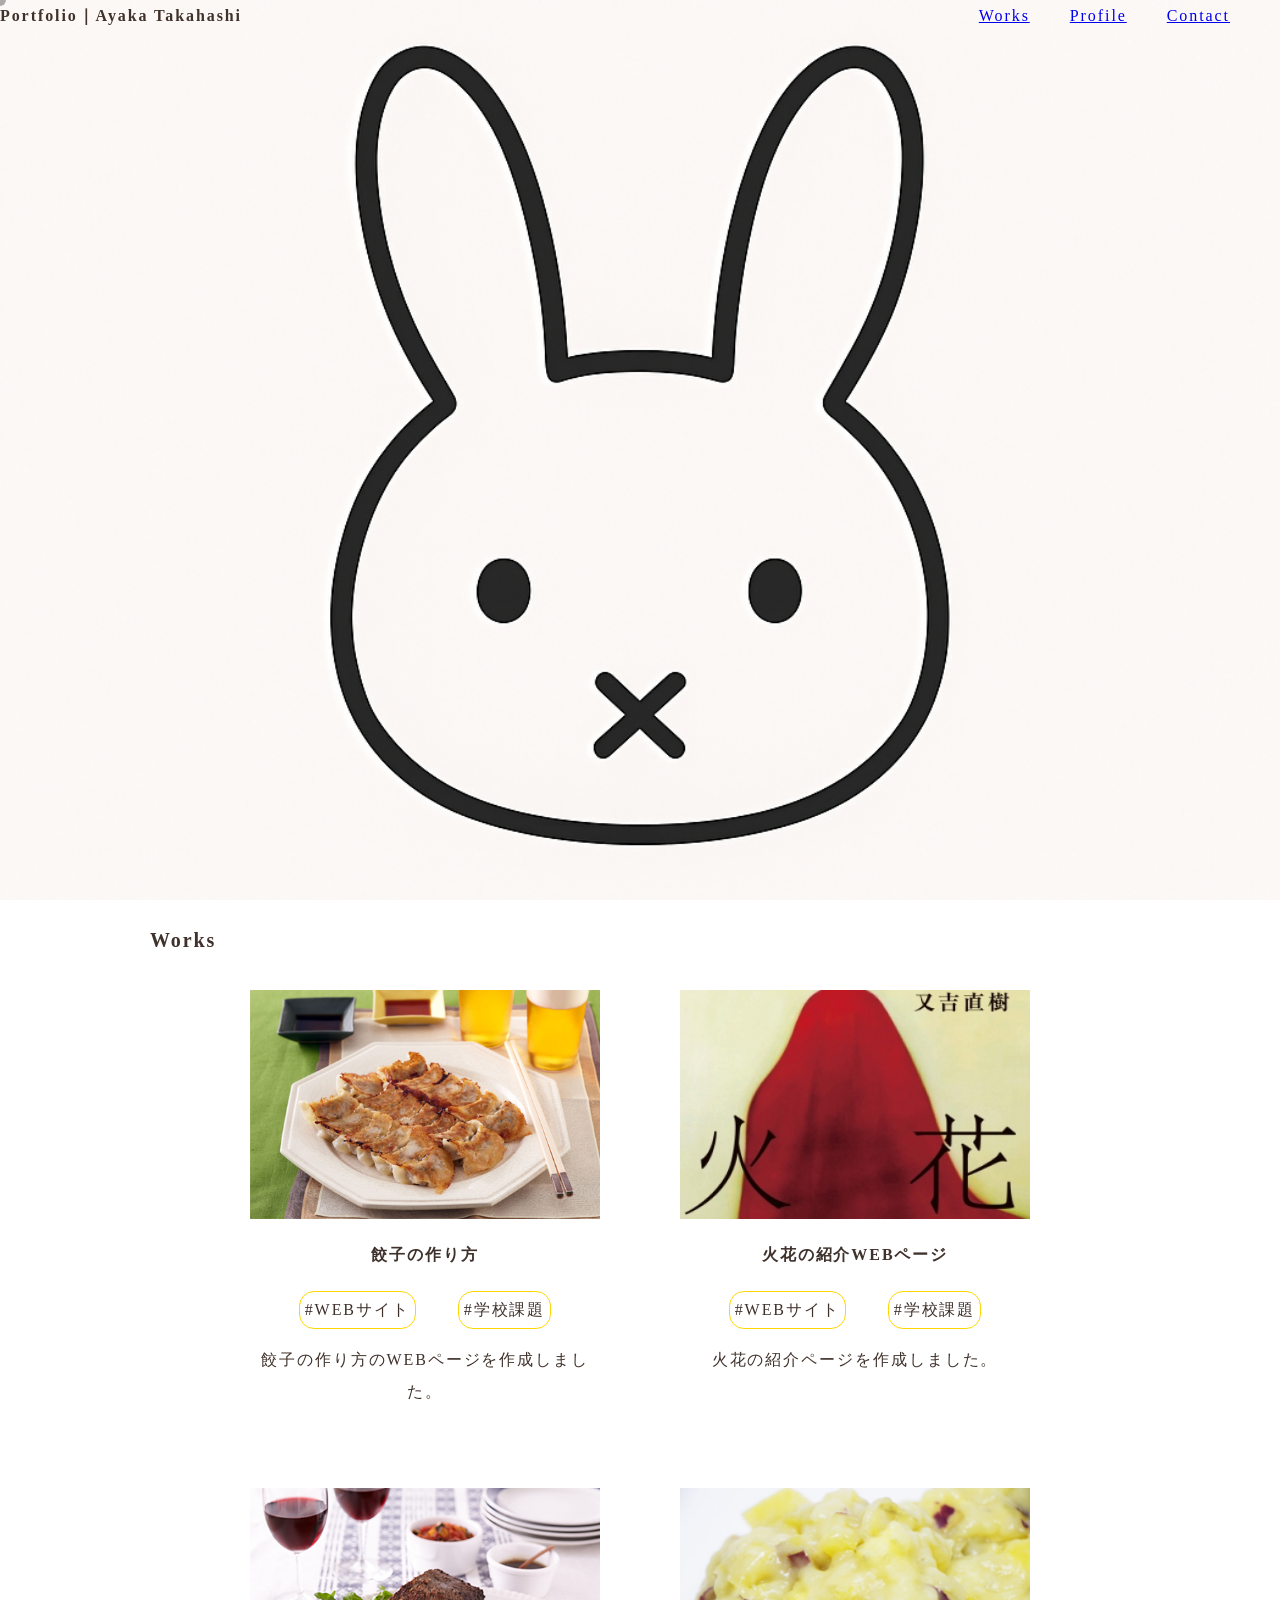
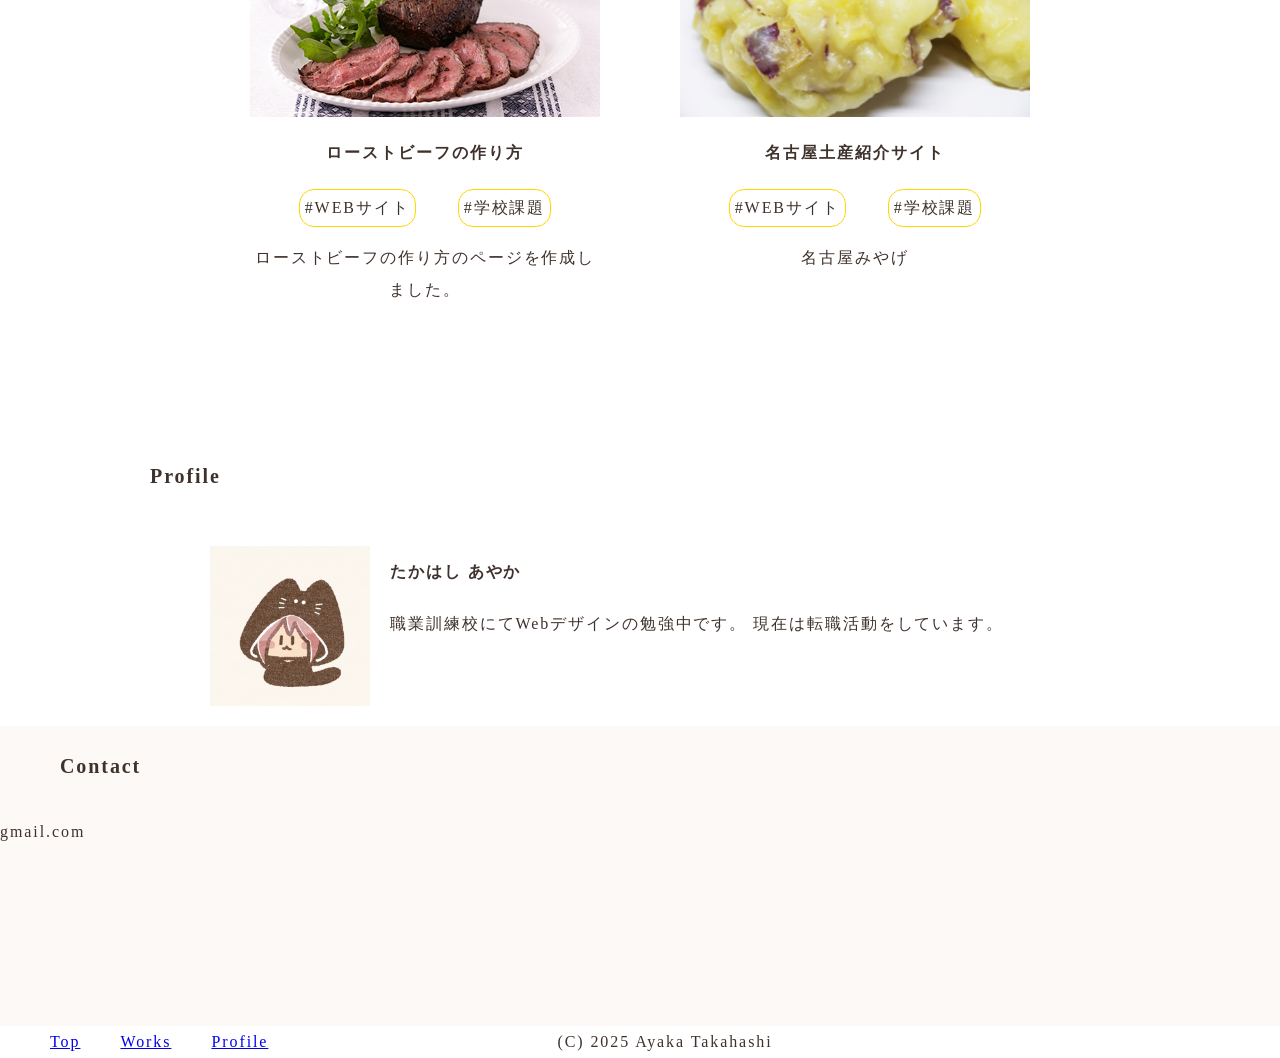
<file: index.html>
﻿<!DOCTYPE html>
<html lang="ja">
  <head>
    <meta charset="UTF-8" />
    <meta name="viewport" content="width=device-width, initial-scale=1.0" />
    <title>Portfolio｜Ayaka Takahashi</title>
    <link rel="stylesheet" href="style.css" />
  </head>

  <body>
    <header class="header">
      <div class="inner">
        <nav class="menu">
          <ul>
            <li><a href="#works">Works</a></li>
            <li><a href="#profile">Profile</a></li>
            <li><a href="#contact">Contact</a></li>
          </ul>
        </nav>
        <!--.menu-->
      </div>
      <!--.inner-->
    </header>
    <!--.header-->

    <div class="hero">
      <h1>Portfolio｜Ayaka Takahashi</h1>
      <!-- <img src="img/top.png" alt="hero image" /> -->
    </div>
    <!--.hero-->

    <div class="wrapper">
      <h2 id="works">Works</h2>
      <div class="works">
        <div class="work_item">
          <p class="w_img">
            <a href="works/gyouza/try/sample.html">
              <img
                src="img/gyouza.jpg"
                alt="餃子の作り方のトップ画像"
                width="350"
                height="229"
              />
            </a>
          </p>
          <h3>餃子の作り方</h3>

          <div class="tag_group">
            <p class="tag">#WEBサイト</p>
            <p class="tag">#学校課題</p>
          </div>
          <!--.tag_group-->
          <p class="w_info">餃子の作り方のWEBページを作成しました。</p>
        </div>
        <!--.work_item-->

        <div class="work_item">
          <p class="w_img">
            <a href="works/hibana/try/hibana.html">
              <img
                src="img/hibana.jpg"
                alt="火花の表紙画像"
                width="350"
                height="229"
              />
            </a>
          </p>
          <h3>火花の紹介WEBページ</h3>
          <div class="tag_group">
            <p class="tag">#WEBサイト</p>
            <p class="tag">#学校課題</p>
          </div>
          <!--.tag_group-->
          <p class="w_info">火花の紹介ページを作成しました。</p>
        </div>
        <!--.work_item-->

        <div class="work_item">
          <p class="w_img">
            <a href="works/beaf/try/try.html">
              <img
                src="img/beaf.jpg"
                alt="ローストビーフ"
                width="350"
                height="229"
              />
            </a>
          </p>
          <h3>ローストビーフの作り方</h3>
          <div class="tag_group">
            <p class="tag">#WEBサイト</p>
            <p class="tag">#学校課題</p>
          </div>
          <!--.tag_group-->
          <p class="w_info">ローストビーフの作り方のページを作成しました。</p>
        </div>
        <!--.work_item-->

        <div class="work_item">
          <p class="w_img">
            <a href="works/miyage/try/index.html">
              <img
                src="img/oni.jpg"
                alt="鬼まんじゅうの画像"
                width="350"
                height="229"
              />
            </a>
          </p>
          <h3>名古屋土産紹介サイト</h3>
          <div class="tag_group">
            <p class="tag">#WEBサイト</p>
            <p class="tag">#学校課題</p>
          </div>
          <!--.tag_group-->
          <p class="w_info">名古屋みやげ</p>
        </div>
        <!--.work_item-->

        <div class="clr"></div>
      </div>
      <!--.works-->
      <div class="profile">
        <h2 id="profile">Profile</h2>
        <div class="bio-contents">
          <p>
            <img
              src="img/prof.jpg"
              alt="プロフィール画像"
              width="200"
              height="200"
            />
          </p>

          <div class="text">
            <h3>たかはし あやか</h3>
            <p>
              職業訓練校にてWebデザインの勉強中です。
              現在は転職活動をしています。
            </p>
          </div>
          <!--.text-->
          <div class="clr"></div>
        </div>
        <!--.bio-contents-->
      </div>
      <!--.profile-->
    </div>
    <!--#wraper-->

    <div class="contact">
      <h2 id="contact">Contact</h2>
      <p>gmail.com</p>
    </div>
    <!--.contact-->

    <footer class="footer">
      <nav class="footer_menu">
        <ul>
          <li><a href="#">Top</a></li>
          <li><a href="works.html">Works</a></li>
          <li><a href="prof.html">Profile</a></li>
        </ul>
      </nav>
      <!--.footer_menu-->
      <p id="credit">(C) 2025 Ayaka Takahashi</p>
      <div class="footer_spacer"></div>
    </footer>

    <div class="cursor" id="cursor"></div>
    <script src="main.js"></script>
  </body>
</html>
</file>
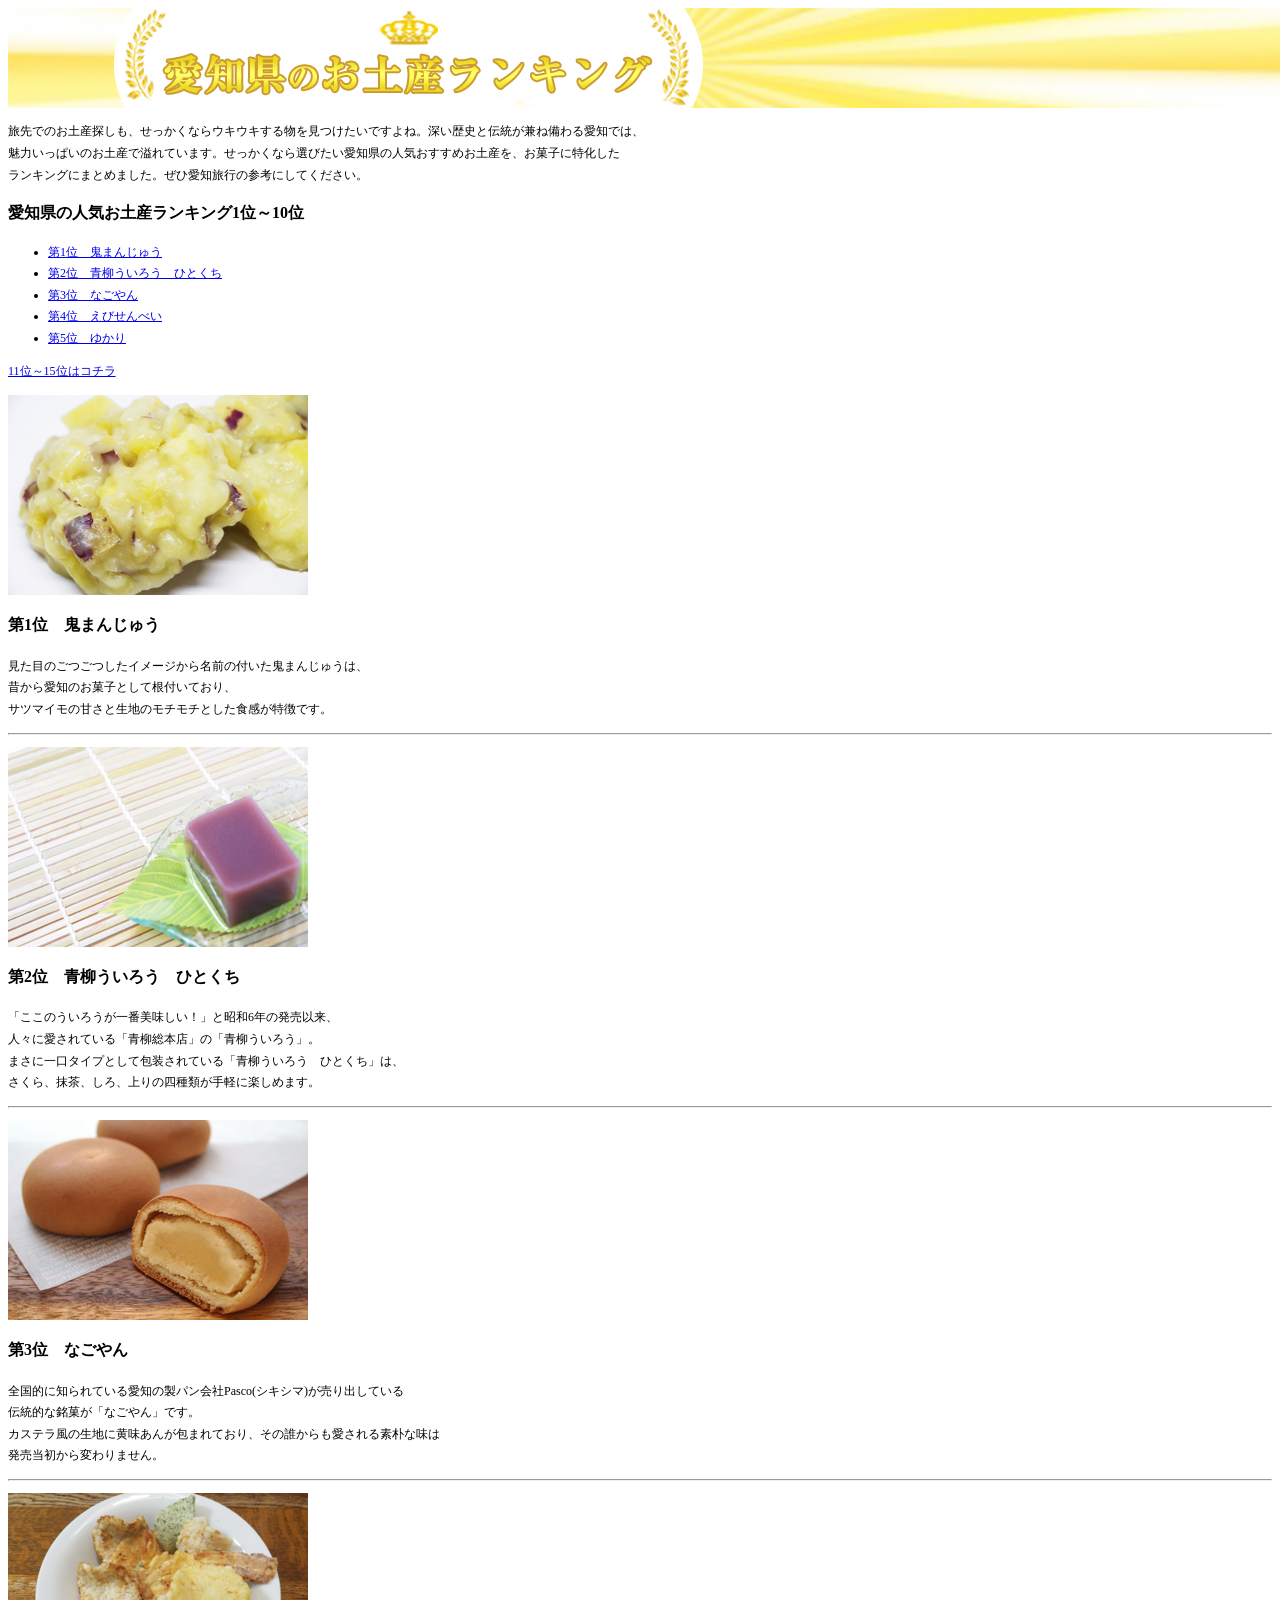
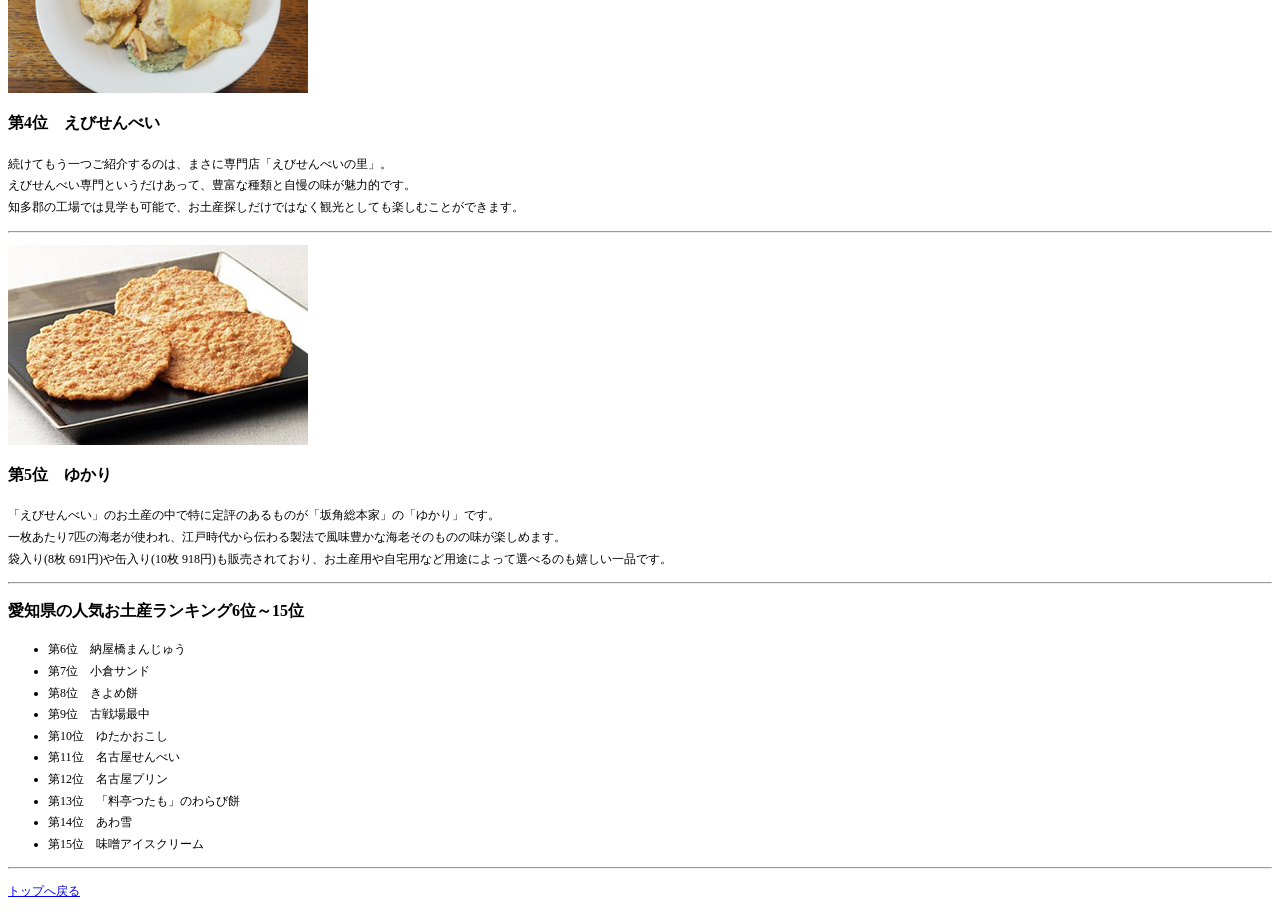
<file: works/miyage/sample/index.html>
<html>
<head>
<title>愛知県の人気お土産ランキング</title>
<link href="common.css" rel="stylesheet" type="text/css" />
</head>

<body>
<h1 id="top"><img src="image/h1.jpg" width="" height="" alt="愛知県の人気お土産ランキング"></h1>
<p>旅先でのお土産探しも、せっかくならウキウキする物を見つけたいですよね。深い歴史と伝統が兼ね備わる愛知では、<br />
魅力いっぱいのお土産で溢れています。せっかくなら選びたい愛知県の人気おすすめお土産を、お菓子に特化した<br />
ランキングにまとめました。ぜひ愛知旅行の参考にしてください。
</p>
<h2>愛知県の人気お土産ランキング1位～10位</h2>
<ul>
<li><a href="#rank1">第1位　鬼まんじゅう</a></li>
<li><a href="#rank2">第2位　青柳ういろう　ひとくち</a></li>
<li><a href="#rank3">第3位　なごやん</a></li>
<li><a href="#rank4">第4位　えびせんべい</a></li>
<li><a href="#rank5">第5位　ゆかり</a></li>
</ul>
<p><a href="#rank6-15">11位～15位はコチラ</a></p>

<p id="rank1"><img src="image/rank_1.jpg" width="300" height="200" alt="鬼まんじゅう"></p>
<h3>第1位　鬼まんじゅう</h3>
<p>見た目のごつごつしたイメージから名前の付いた鬼まんじゅうは、<br />
昔から愛知のお菓子として根付いており、<br />
サツマイモの甘さと生地のモチモチとした食感が特徴です。</p>
<hr />

<p id="rank2"><img src="image/rank_2.jpg" width="300" height="200" alt="青柳ういろう　ひとくち"></p>
<h3>第2位　青柳ういろう　ひとくち</h3>
<p>「ここのういろうが一番美味しい！」と昭和6年の発売以来、<br />
人々に愛されている「青柳総本店」の「青柳ういろう」。<br />
まさに一口タイプとして包装されている「青柳ういろう　ひとくち」は、<br />
さくら、抹茶、しろ、上りの四種類が手軽に楽しめます。
</p>
<hr />

<p id="rank3"><img src="image/rank_3.jpg" width="300" height="200" alt="なごやん"></p>
<h3>第3位　なごやん</h3>
<p>全国的に知られている愛知の製パン会社Pasco(シキシマ)が売り出している<br />
伝統的な銘菓が「なごやん」です。<br />
カステラ風の生地に黄味あんが包まれており、その誰からも愛される素朴な味は<br />
発売当初から変わりません。</p>
<hr />

<p id="rank4"><img src="image/rank_4.jpg" width="300" height="200" alt="えびせんべい"></p>
<h3>第4位　えびせんべい</h3>
<p>続けてもう一つご紹介するのは、まさに専門店「えびせんべいの里」。<br />
えびせんべい専門というだけあって、豊富な種類と自慢の味が魅力的です。<br />
知多郡の工場では見学も可能で、お土産探しだけではなく観光としても楽しむことができます。</p>
<hr />

<p id="rank5"><img src="image/rank_5.jpg" width="300" height="200" alt="ゆかり"></p>
<h3>第5位　ゆかり</h3>
<p>「えびせんべい」のお土産の中で特に定評のあるものが「坂角総本家」の「ゆかり」です。<br />
一枚あたり7匹の海老が使われ、江戸時代から伝わる製法で風味豊かな海老そのものの味が楽しめます。<br />
袋入り(8枚 691円)や缶入り(10枚 918円)も販売されており、お土産用や自宅用など用途によって選べるのも嬉しい一品です。 </p>
<hr />

<h2 id="rank6-15">愛知県の人気お土産ランキング6位～15位</h2>
<ul>
<li>第6位　納屋橋まんじゅう</li>
<li>第7位　小倉サンド</li>
<li>第8位　きよめ餅</li>
<li>第9位　古戦場最中</li>
<li>第10位　ゆたかおこし</li>
<li>第11位　名古屋せんべい</li>
<li>第12位　名古屋プリン</li>
<li>第13位　「料亭つたも」のわらび餅</li>
<li>第14位　あわ雪</li>
<li>第15位　味噌アイスクリーム</li>
</ul>


<hr />
<p><a href="#top">トップへ戻る</a></p>



</body>
</html>
</file>
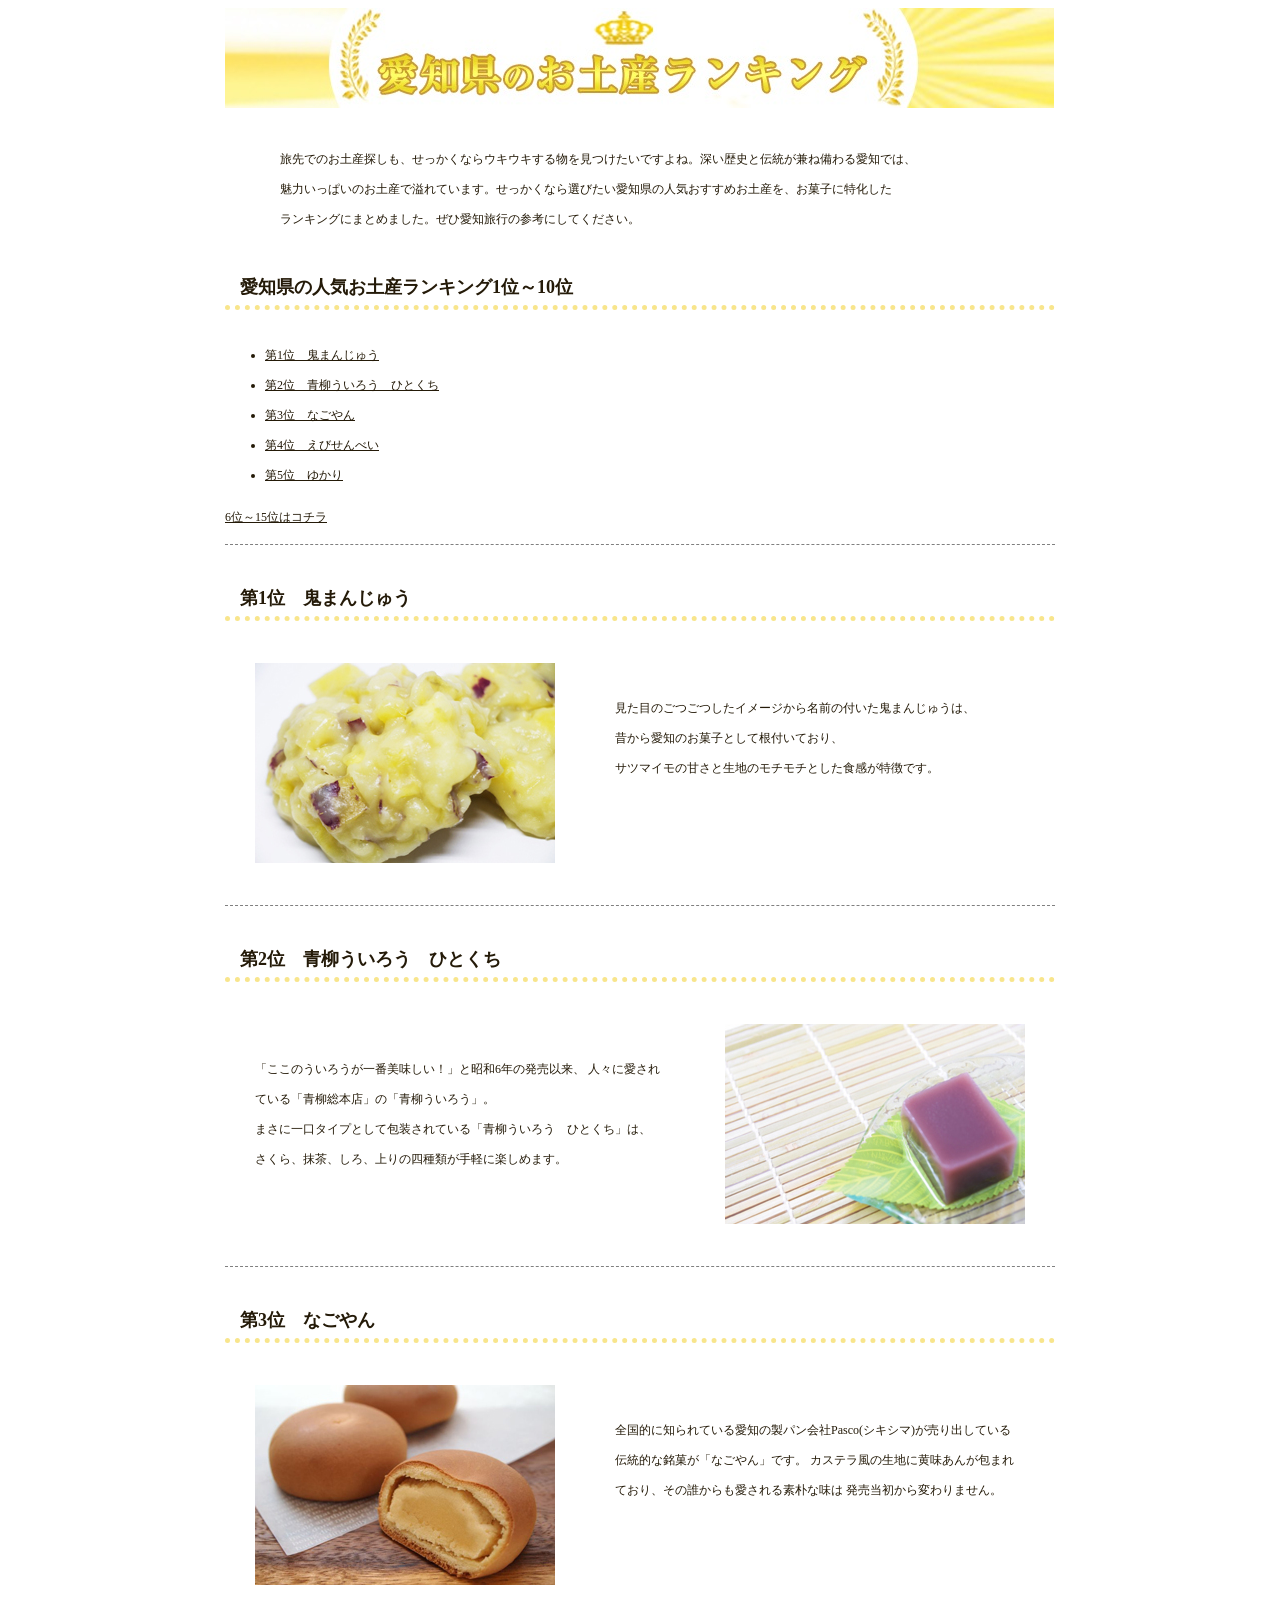
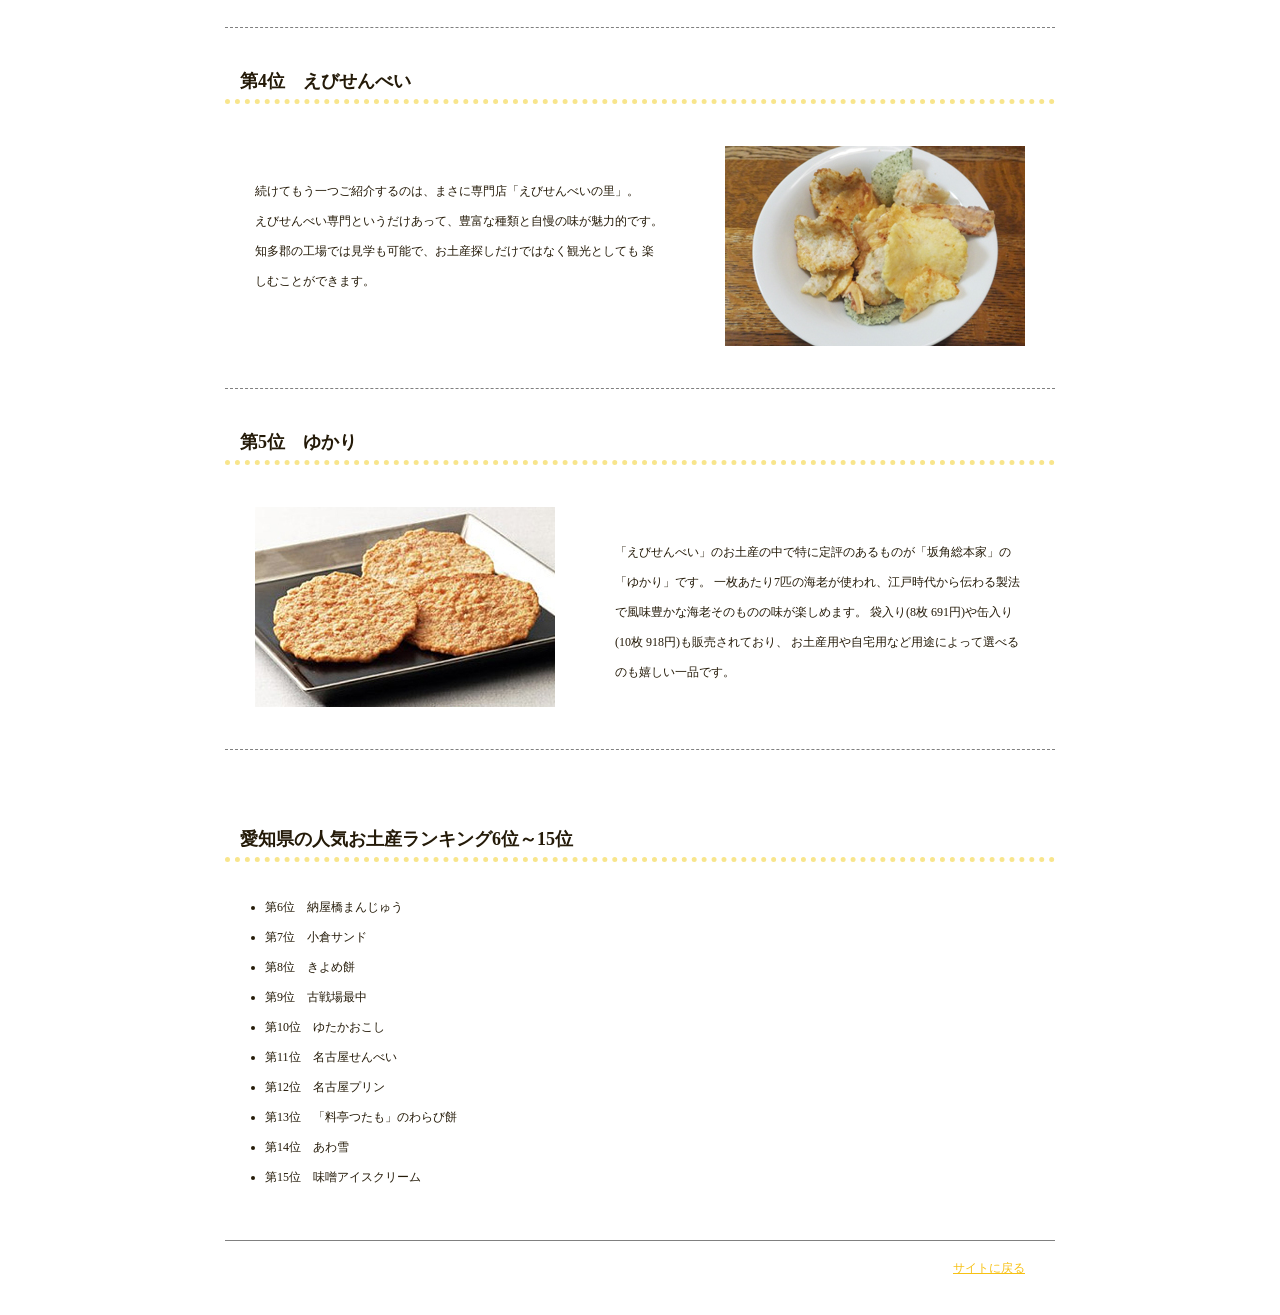
<file: works/miyage/try/index.html>
﻿<html>
	<head>
		<title>愛知県の人気お土産ランキング</title>
		<link rel="stylesheet" type="text/css" href="common.css" />
	</head>

	<body>
		<div id="wrap">
			<h1 id="pagetop">
				<img src="image/h1_1.jpg" alt=トップ画像" width="829" height="100" />
			</h1>

			<p id="info">
				旅先でのお土産探しも、せっかくならウキウキする物を見つけたいですよね。深い歴史と伝統が兼ね備わる愛知では、<br />
				魅力いっぱいのお土産で溢れています。せっかくなら選びたい愛知県の人気おすすめお土産を、お菓子に特化した<br />
				ランキングにまとめました。ぜひ愛知旅行の参考にしてください。
			</p>

			<h2>愛知県の人気お土産ランキング1位～10位</h2>

			<ul id="rank_top">
				<li><a href="#oni">第1位　鬼まんじゅう</a></li>
				<li><a href="#uirou">第2位　青柳ういろう　ひとくち</a></li>
				<li><a href="#nagoyan">第3位　なごやん</a></li>
				<li><a href="#ebi">第4位　えびせんべい</a></li>
				<li><a href="#yukari">第5位　ゆかり</a></li>
			</ul>

			<p><a href="#rank">6位～15位はコチラ</a></p>

			<hr />
			<h2 id="oni">第1位　鬼まんじゅう</h2>

			<div class="contents">
				<p>
					<img
						src="image/rank_1.jpg"
						alt="鬼まんじゅう"
						width="300"
						height="200"
					/>
				</p>

				<p>
					<br />見た目のごつごつしたイメージから名前の付いた鬼まんじゅうは、<br />
					昔から愛知のお菓子として根付いており、<br />
					サツマイモの甘さと生地のモチモチとした食感が特徴です。
				</p>
			</div>
			<!--.contents-->

			<hr />

			<h2 id="uirou">第2位　青柳ういろう　ひとくち</h2>

			<div class="contents">
				<p>
					<br />「ここのういろうが一番美味しい！」と昭和6年の発売以来、
					人々に愛されている「青柳総本店」の「青柳ういろう」。<br />
					まさに一口タイプとして包装されている「青柳ういろう　ひとくち」は、
					さくら、抹茶、しろ、上りの四種類が手軽に楽しめます。
				</p>
				<p>
					<img
						src="image/rank_2.jpg"
						alt="青柳ういろう"
						width="300"
						height="200"
					/>
				</p>
			</div>
			<!--.contents-->

			<hr />

			<h2 id="nagoyan">第3位　なごやん</h2>

			<div class="contents">
				<p>
					<img src="image/rank_3.jpg" alt="なごやん" width="300" height="200" />
				</p>
				<p>
					<br />全国的に知られている愛知の製パン会社Pasco(シキシマ)が売り出している
					伝統的な銘菓が「なごやん」です。
					カステラ風の生地に黄味あんが包まれており、その誰からも愛される素朴な味は
					発売当初から変わりません。
				</p>
			</div>
			<!--.contents-->

			<hr />

			<h2 id="ebi">第4位　えびせんべい</h2>

			<div class="contents">
				<p>
					<br />続けてもう一つご紹介するのは、まさに専門店「えびせんべいの里」。<br />
					えびせんべい専門というだけあって、豊富な種類と自慢の味が魅力的です。
					知多郡の工場では見学も可能で、お土産探しだけではなく観光としても
					楽しむことができます。
				</p>
				<p>
					<img
						src="image/rank_4.jpg"
						alt="えびせんべい"
						width="300"
						height="200"
					/>
				</p>
			</div>
			<!--.contents-->

			<hr />

			<h2 id="yukari">第5位　ゆかり</h2>

			<div class="contents">
				<p>
					<img src="image/rank_5.jpg" alt="ゆかり" width="300" height="200" />
				</p>
				<p>
					<br />「えびせんべい」のお土産の中で特に定評のあるものが「坂角総本家」の「ゆかり」です。
					一枚あたり7匹の海老が使われ、江戸時代から伝わる製法で風味豊かな海老そのものの味が楽しめます。
					袋入り(8枚 691円)や缶入り(10枚 918円)も販売されており、
					お土産用や自宅用など用途によって選べるのも嬉しい一品です。
				</p>
			</div>
			<!--.contents-->

			<hr />
			<br />

			<h2 id="rank">愛知県の人気お土産ランキング6位～15位</h2>

			<ul>
				<li>第6位　納屋橋まんじゅう</li>
				<li>第7位　小倉サンド</li>
				<li>第8位　きよめ餅</li>
				<li>第9位　古戦場最中</li>
				<li>第10位　ゆたかおこし</li>
				<li>第11位　名古屋せんべい</li>
				<li>第12位　名古屋プリン</li>
				<li>第13位　「料亭つたも」のわらび餅</li>
				<li>第14位　あわ雪</li>
				<li>第15位　味噌アイスクリーム</li>
			</ul>
			<br />
			<hr class="kugiri" />

			<p id="footer"><a href="../../../index.html">サイトに戻る</a></p>
		</div>
	</body>
</html>
</file>
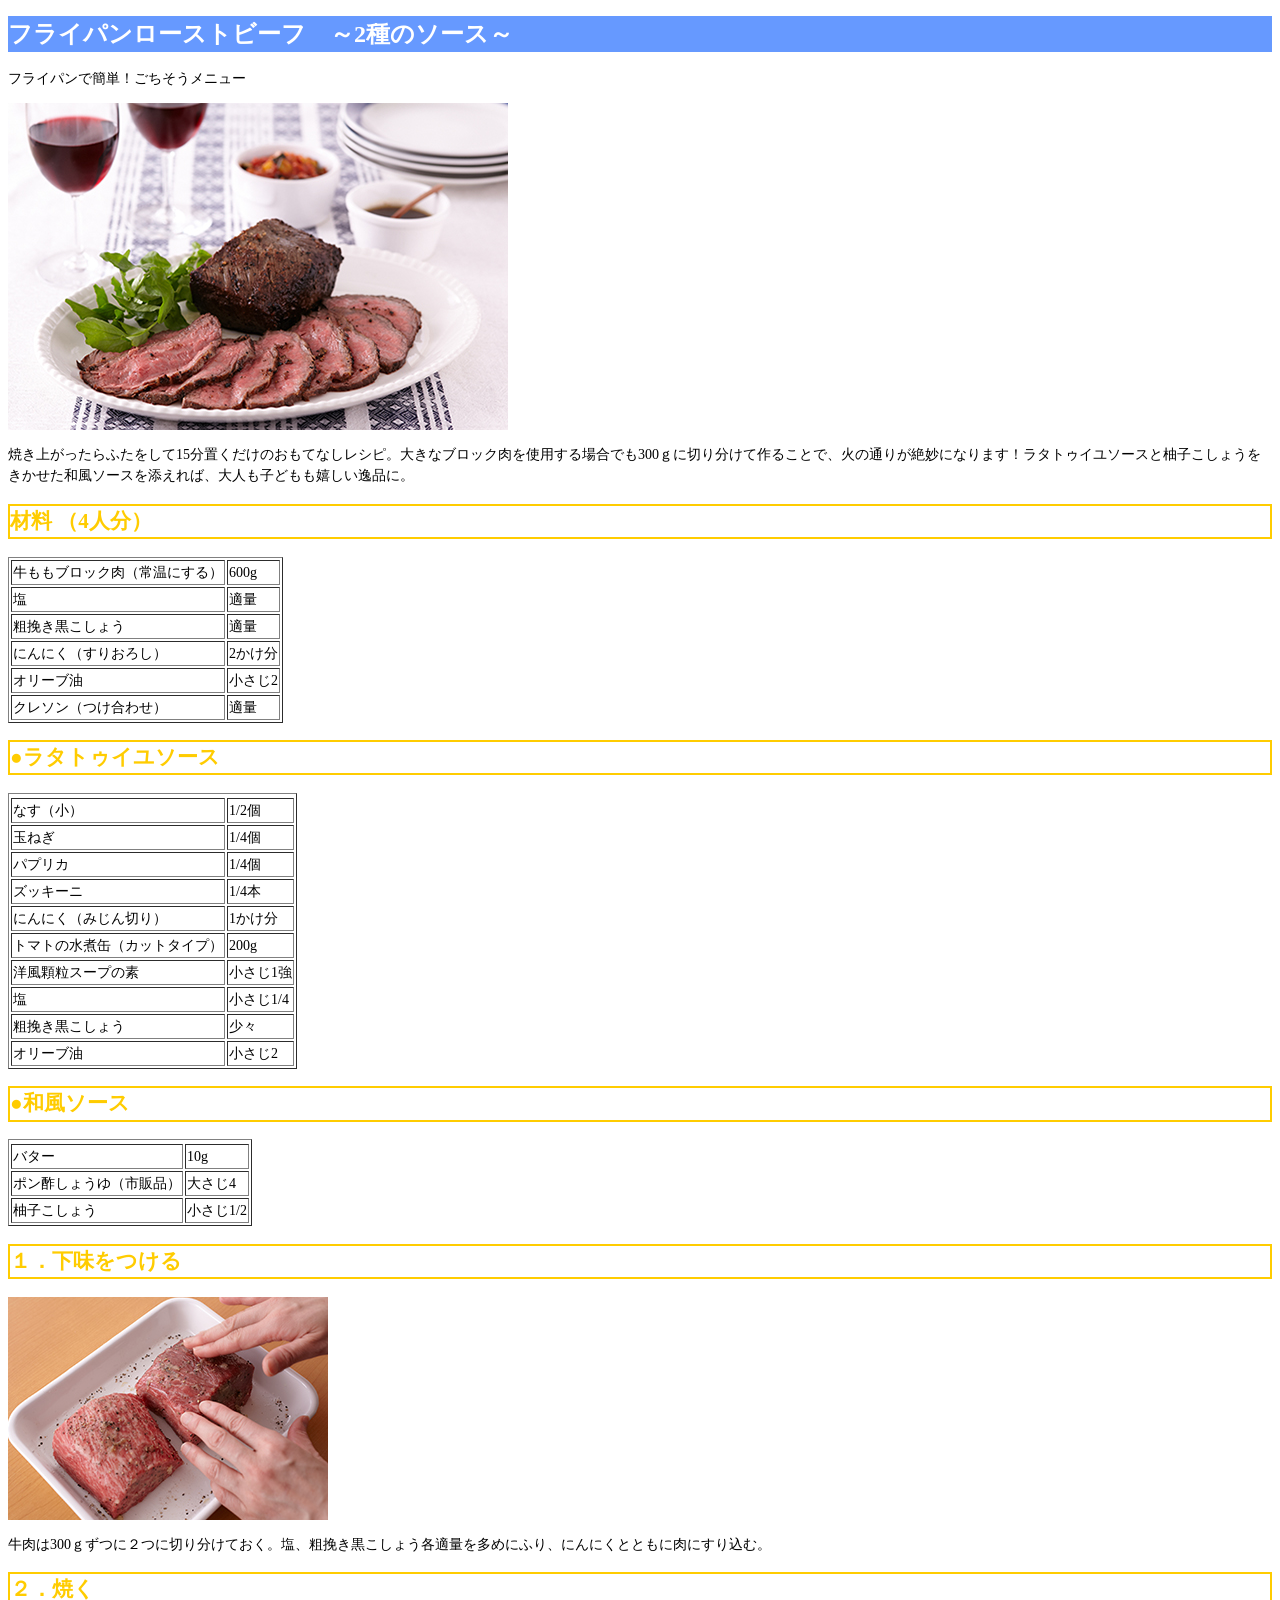
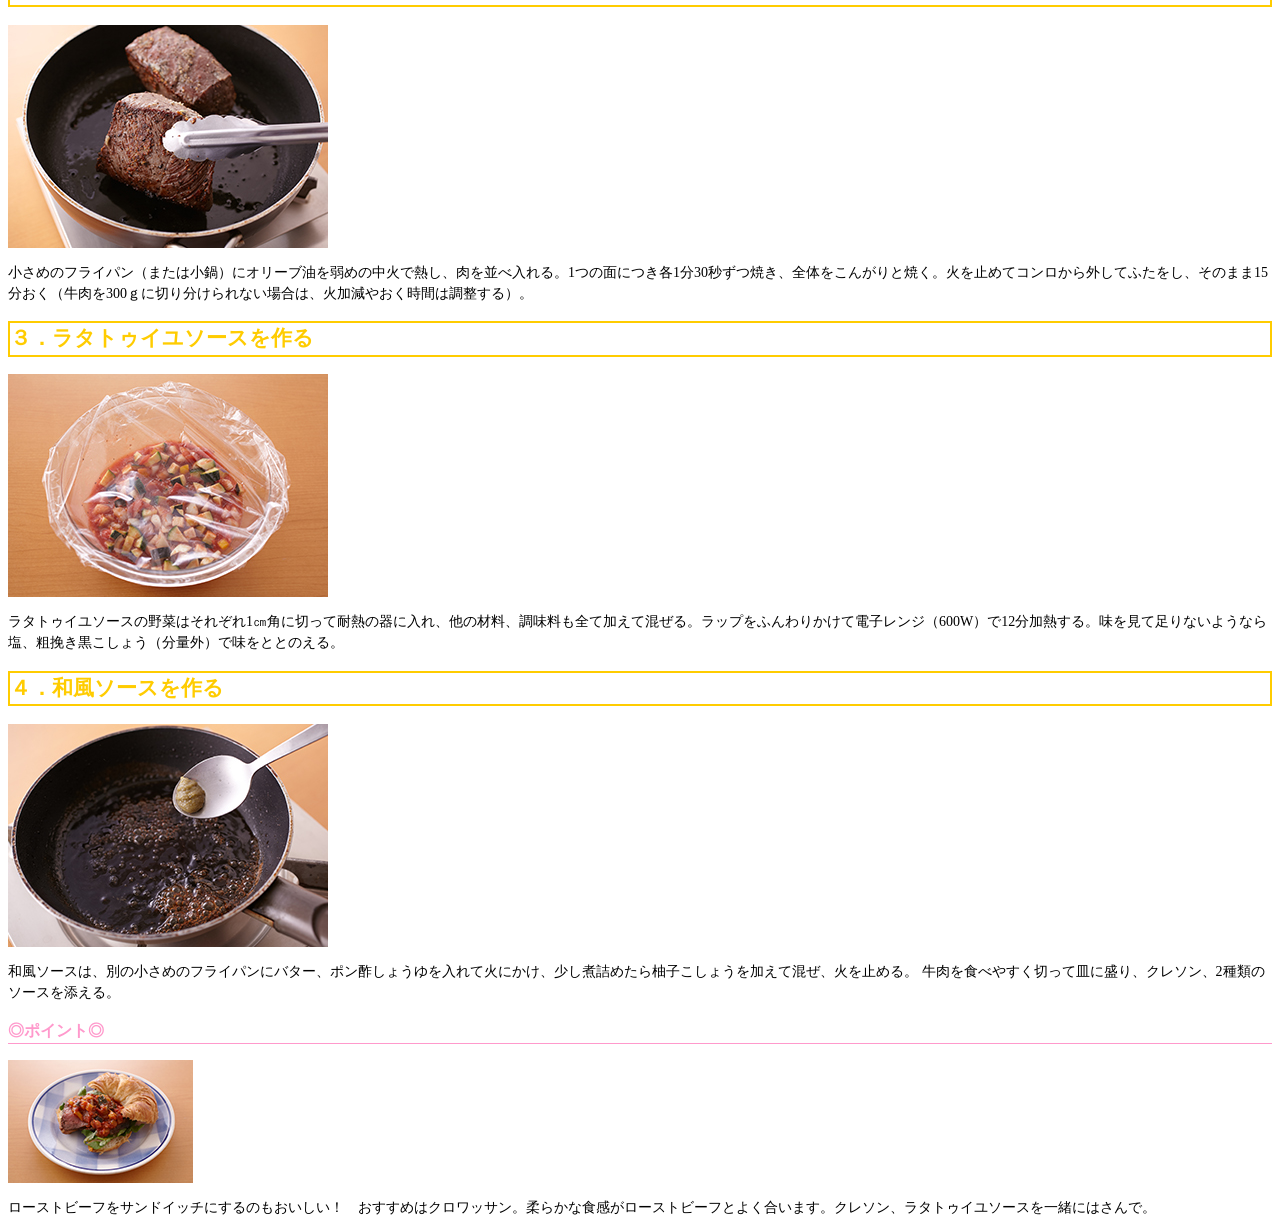
<file: works/beaf/sample/sample.html>
﻿<!--ソース見ないでできるとこまですすめてみてください-->


























































<!DOCTYPE html PUBLIC "-//W3C//DTD XHTML 1.0 Transitional//EN" "http://www.w3.org/TR/xhtml1/DTD/xhtml1-transitional.dtd">
<html xmlns="http://www.w3.org/1999/xhtml">
<head>
<meta http-equiv="Content-Type" content="text/html; charset=utf-8" />
<title>ローストビーフの作り方</title>
<link href="style.css" rel="stylesheet" type="text/css" />
</head>

<body>
  <h1>フライパンローストビーフ　～2種のソース～</h1>
  <p>フライパンで簡単！ごちそうメニュー</p>
  <p><img src="img/top.jpg" width="500" height="327" alt="ローストビーフ" /></p>
  <p>焼き上がったらふたをして15分置くだけのおもてなしレシピ。大きなブロック肉を使用する場合でも300ｇに切り分けて作ることで、火の通りが絶妙になります！ラタトゥイユソースと柚子こしょうをきかせた和風ソースを添えれば、大人も子どもも嬉しい逸品に。</p>
  
<h2>材料 （4人分）</h2>
  <table border="1">
    <tr>
      <td>牛ももブロック肉（常温にする）</td>
      <td>600g</td>
    </tr>
    <tr>
      <td>塩</td>
      <td>適量</td>
    </tr>
    <tr>
      <td>粗挽き黒こしょう</td>
      <td>適量</td>
    </tr>
    <tr>
      <td>にんにく（すりおろし）</td>
      <td>2かけ分</td>
    </tr>
    <tr>
      <td>オリーブ油</td>
      <td>小さじ2</td>
    </tr>
    <tr>
      <td>クレソン（つけ合わせ）</td>
      <td>適量</td>
    </tr>
  </table>
      <h2>●ラタトゥイユソース</h2>
  <table border="1">
    <tr>
      </tr>
    <tr>
      <td>なす（小）</td>
      <td>1/2個</td>
      </tr>
    <tr>
      <td>玉ねぎ</td>
      <td>1/4個</td>
      </tr>
    <tr>
      <td>パプリカ</td>
      <td>1/4個</td>
      </tr>
    <tr>
      <td>ズッキーニ</td>
      <td>1/4本</td>
      </tr>
    <tr>
      <td>にんにく（みじん切り）</td>
      <td>1かけ分</td>
      </tr>
    <tr>
      <td>トマトの水煮缶（カットタイプ）</td>
      <td>200g</td>
      </tr>
    <tr>
      <td>洋風顆粒スープの素</td>
      <td>小さじ1強</td>
      </tr>
    <tr>
      <td>塩</td>
      <td>小さじ1/4</td>
      </tr>
    <tr>
      <td>粗挽き黒こしょう</td>
      <td>少々</td>
      </tr>
    <tr>
      <td>オリーブ油</td>
      <td>小さじ2</td>
      </tr>
  </table>
        <h2>●和風ソース</h2>
    <table border="1" id="sauce_wa">
      <tr>
      </tr>
      <tr>
        <td>バター</td>
        <td>10g</td>
      </tr>
      <tr>
        <td>ポン酢しょうゆ（市販品）</td>
        <td>大さじ4</td>
      </tr>
      <tr>
        <td>柚子こしょう</td>
        <td>小さじ1/2</td>
      </tr>
    </table>
<h2>１．下味をつける</h2>
  <p><img src="img/01.jpg" width="320" height="223" alt="下味" /></p>
  <p>牛肉は300ｇずつに２つに切り分けておく。塩、粗挽き黒こしょう各適量を多めにふり、にんにくとともに肉にすり込む。</p>
  
  <h2>２．焼く</h2>
  <p><img src="img/02.jpg" width="320" height="223" alt="焼く" /></p>
  <p>小さめのフライパン（または小鍋）にオリーブ油を弱めの中火で熱し、肉を並べ入れる。1つの面につき各1分30秒ずつ焼き、全体をこんがりと焼く。火を止めてコンロから外してふたをし、そのまま15分おく（牛肉を300ｇに切り分けられない場合は、火加減やおく時間は調整する）。</p>
  
  <h2>３．ラタトゥイユソースを作る</h2>
  <p><img src="img/03.jpg" width="320" height="223" alt="ラタトゥーユ" /></p>
  <p>ラタトゥイユソースの野菜はそれぞれ1㎝角に切って耐熱の器に入れ、他の材料、調味料も全て加えて混ぜる。ラップをふんわりかけて電子レンジ（600W）で12分加熱する。味を見て足りないようなら塩、粗挽き黒こしょう（分量外）で味をととのえる。</p>
  
  <h2>４．和風ソースを作る</h2>
  <p><img src="img/04.jpg" width="320" height="223" alt="和風ソース" /></p>
  <p>和風ソースは、別の小さめのフライパンにバター、ポン酢しょうゆを入れて火にかけ、少し煮詰めたら柚子こしょうを加えて混ぜ、火を止める。 牛肉を食べやすく切って皿に盛り、クレソン、2種類のソースを添える。</p>
  
  <h3>◎ポイント◎</h3>
  <p><img src="img/05.jpg" width="185" height="123" alt="サンドイッチ" /></p>
  <p>ローストビーフをサンドイッチにするのもおいしい！　おすすめはクロワッサン。柔らかな食感がローストビーフとよく合います。クレソン、ラタトゥイユソースを一緒にはさんで。</p>
</body>
</html>
</file>
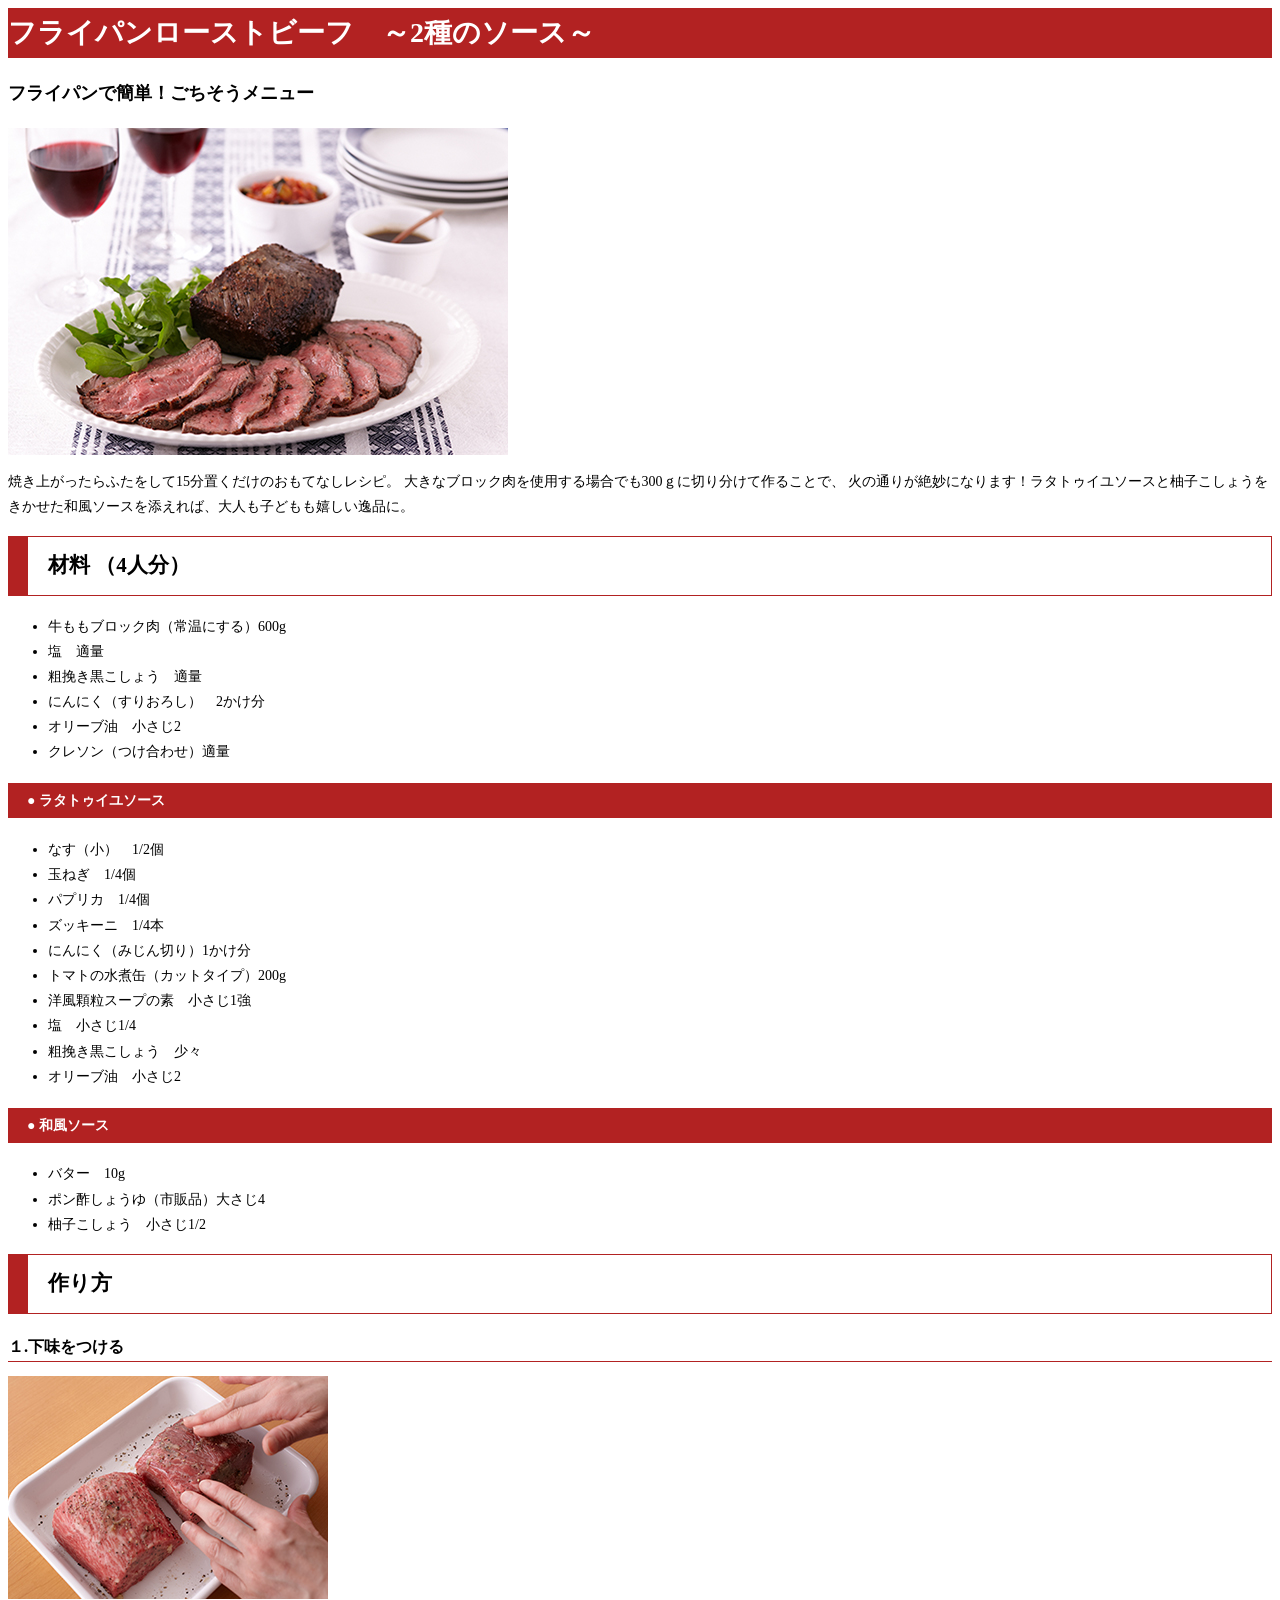
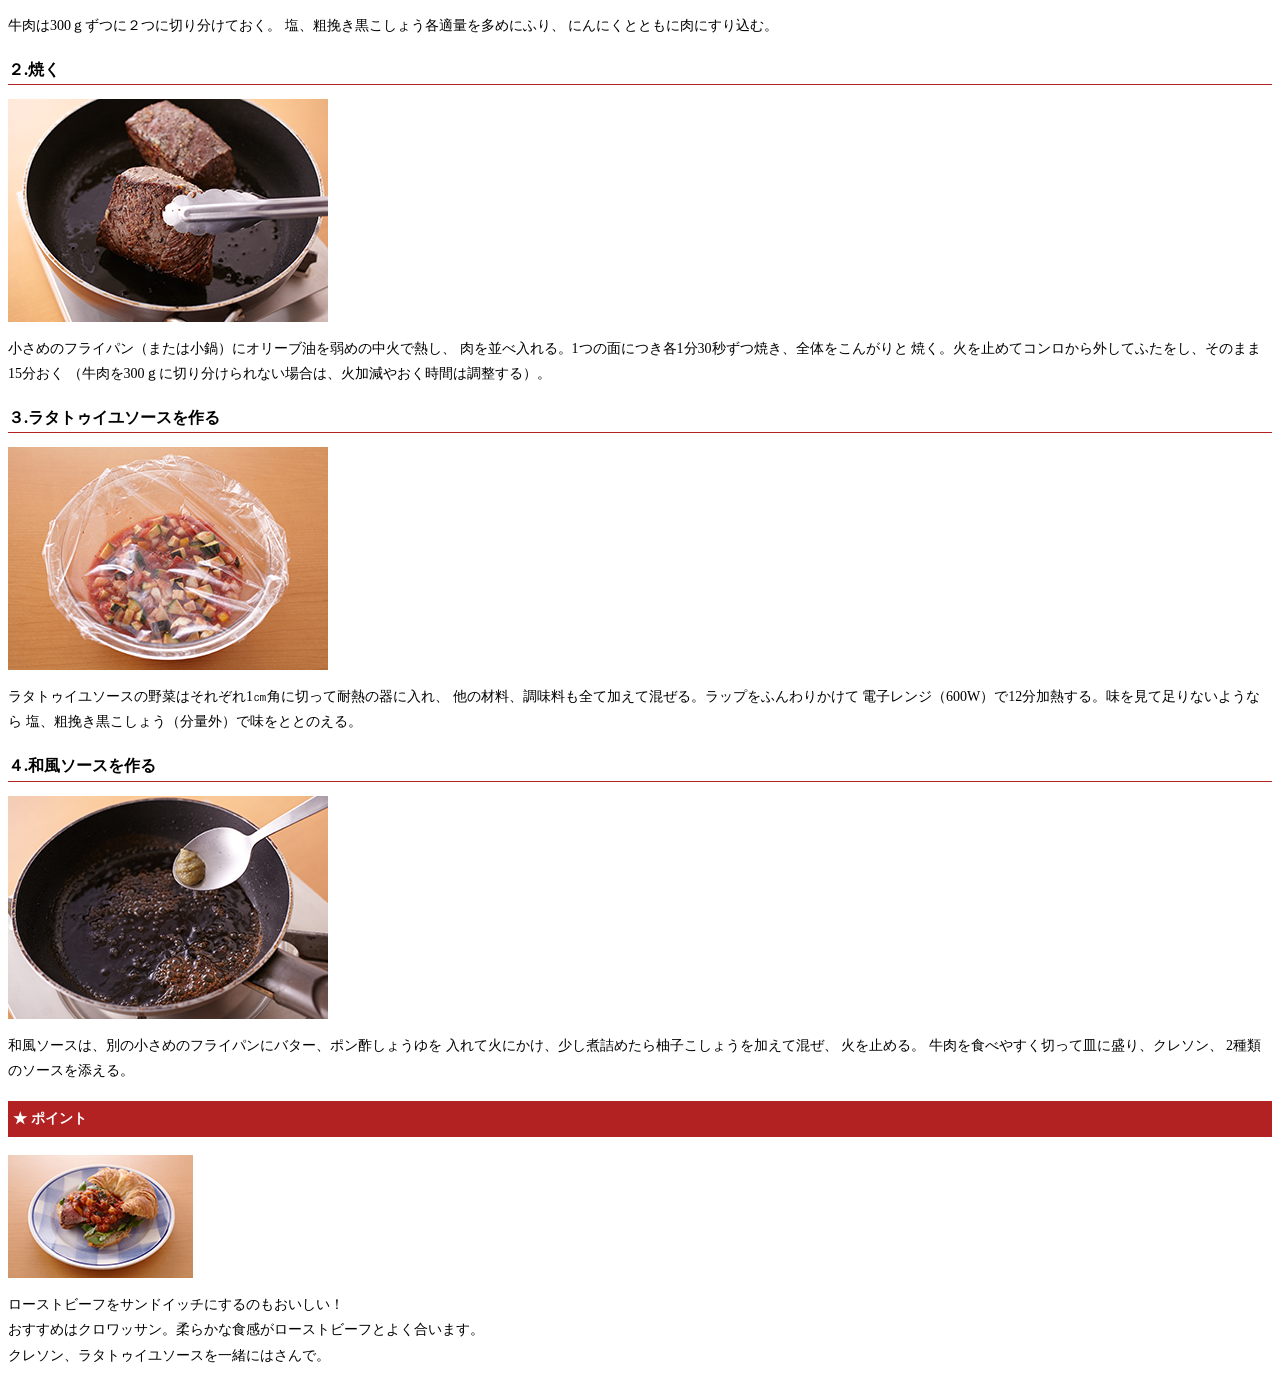
<file: works/beaf/try/try.html>
﻿<html>
<head>
	<title>ローストビーフの作り方</title>
	<link rel="stylesheet" type="text/css" href="style.css" />
</head>

<body>
	<h1>フライパンローストビーフ　～2種のソース～</h1>

	<p class="subtitle">フライパンで簡単！ごちそうメニュー</p>
	<p><img src="img/top.jpg" alt="ローストビーフ" /></p>
	<p>焼き上がったらふたをして15分置くだけのおもてなしレシピ。
	大きなブロック肉を使用する場合でも300ｇに切り分けて作ることで、
	火の通りが絶妙になります！ラタトゥイユソースと柚子こしょうを
	きかせた和風ソースを添えれば、大人も子どもも嬉しい逸品に。</p>

	<h2>材料 （4人分）</h2>
	<ul>
		<li>牛ももブロック肉（常温にする）600g</li>
		<li>塩　適量</li>
		<li>粗挽き黒こしょう　適量</li>
		<li>にんにく（すりおろし）　2かけ分</li>
		<li>オリーブ油　小さじ2</li>
		<li>クレソン（つけ合わせ）適量</li>
	</ul>

	<h4>　● ラタトゥイユソース</h4>
	<ul class="material">
		<li>なす（小）　1/2個</li>
		<li>玉ねぎ　1/4個</li>
		<li>パプリカ　1/4個</li>
		<li>ズッキーニ　1/4本</li>
		<li>にんにく（みじん切り）1かけ分</li>
		<li>トマトの水煮缶（カットタイプ）200g</li>
		<li>洋風顆粒スープの素　小さじ1強</li>
		<li>塩　小さじ1/4</li>
		<li>粗挽き黒こしょう　少々</li>
		<li>オリーブ油　小さじ2</li>
	</ul>

	<h4>　● 和風ソース</h4>
	<ul class="material">
		<li>バター　10g</li>
		<li>ポン酢しょうゆ（市販品）大さじ4</li>
		<li>柚子こしょう　小さじ1/2</li>
	</ul>

	<h2>作り方</h2>
		<h3>１.下味をつける</h3>
		<p><img src="img/01.jpg" alt="下味をつけている写真" /></p>
		<p>牛肉は300ｇずつに２つに切り分けておく。
		塩、粗挽き黒こしょう各適量を多めにふり、
		にんにくとともに肉にすり込む。</p>

		<h3>２.焼く</h3>
		<p><img src="img/02.jpg" alt="お肉を焼いている写真" /></p>
		<p>小さめのフライパン（または小鍋）にオリーブ油を弱めの中火で熱し、
		肉を並べ入れる。1つの面につき各1分30秒ずつ焼き、全体をこんがりと
		焼く。火を止めてコンロから外してふたをし、そのまま15分おく
		（牛肉を300ｇに切り分けられない場合は、火加減やおく時間は調整する）。</p>

		<h3>３.ラタトゥイユソースを作る</h3>
		<p><img src="img/03.jpg" alt="ラタトゥイユソースを作っている写真" /></p>
		<p>ラタトゥイユソースの野菜はそれぞれ1㎝角に切って耐熱の器に入れ、
		他の材料、調味料も全て加えて混ぜる。ラップをふんわりかけて
		電子レンジ（600W）で12分加熱する。味を見て足りないようなら
		塩、粗挽き黒こしょう（分量外）で味をととのえる。</p>

		<h3>４.和風ソースを作る</h3>
		<p><img src="img/04.jpg" alt="和風ソースを作っている写真" /></p>
		<p>和風ソースは、別の小さめのフライパンにバター、ポン酢しょうゆを
		入れて火にかけ、少し煮詰めたら柚子こしょうを加えて混ぜ、
		火を止める。 牛肉を食べやすく切って皿に盛り、クレソン、
		2種類のソースを添える。</p>

	<h4>★ ポイント</h4>
	<p><img src="img/05.jpg" alt="クロワッサンにローストビーフを挟んでいる写真" /></p>
	<p>ローストビーフをサンドイッチにするのもおいしい！<br />
	おすすめはクロワッサン。柔らかな食感がローストビーフとよく合います。<br />
	クレソン、ラタトゥイユソースを一緒にはさんで。</p>

</body>
</html>
</file>
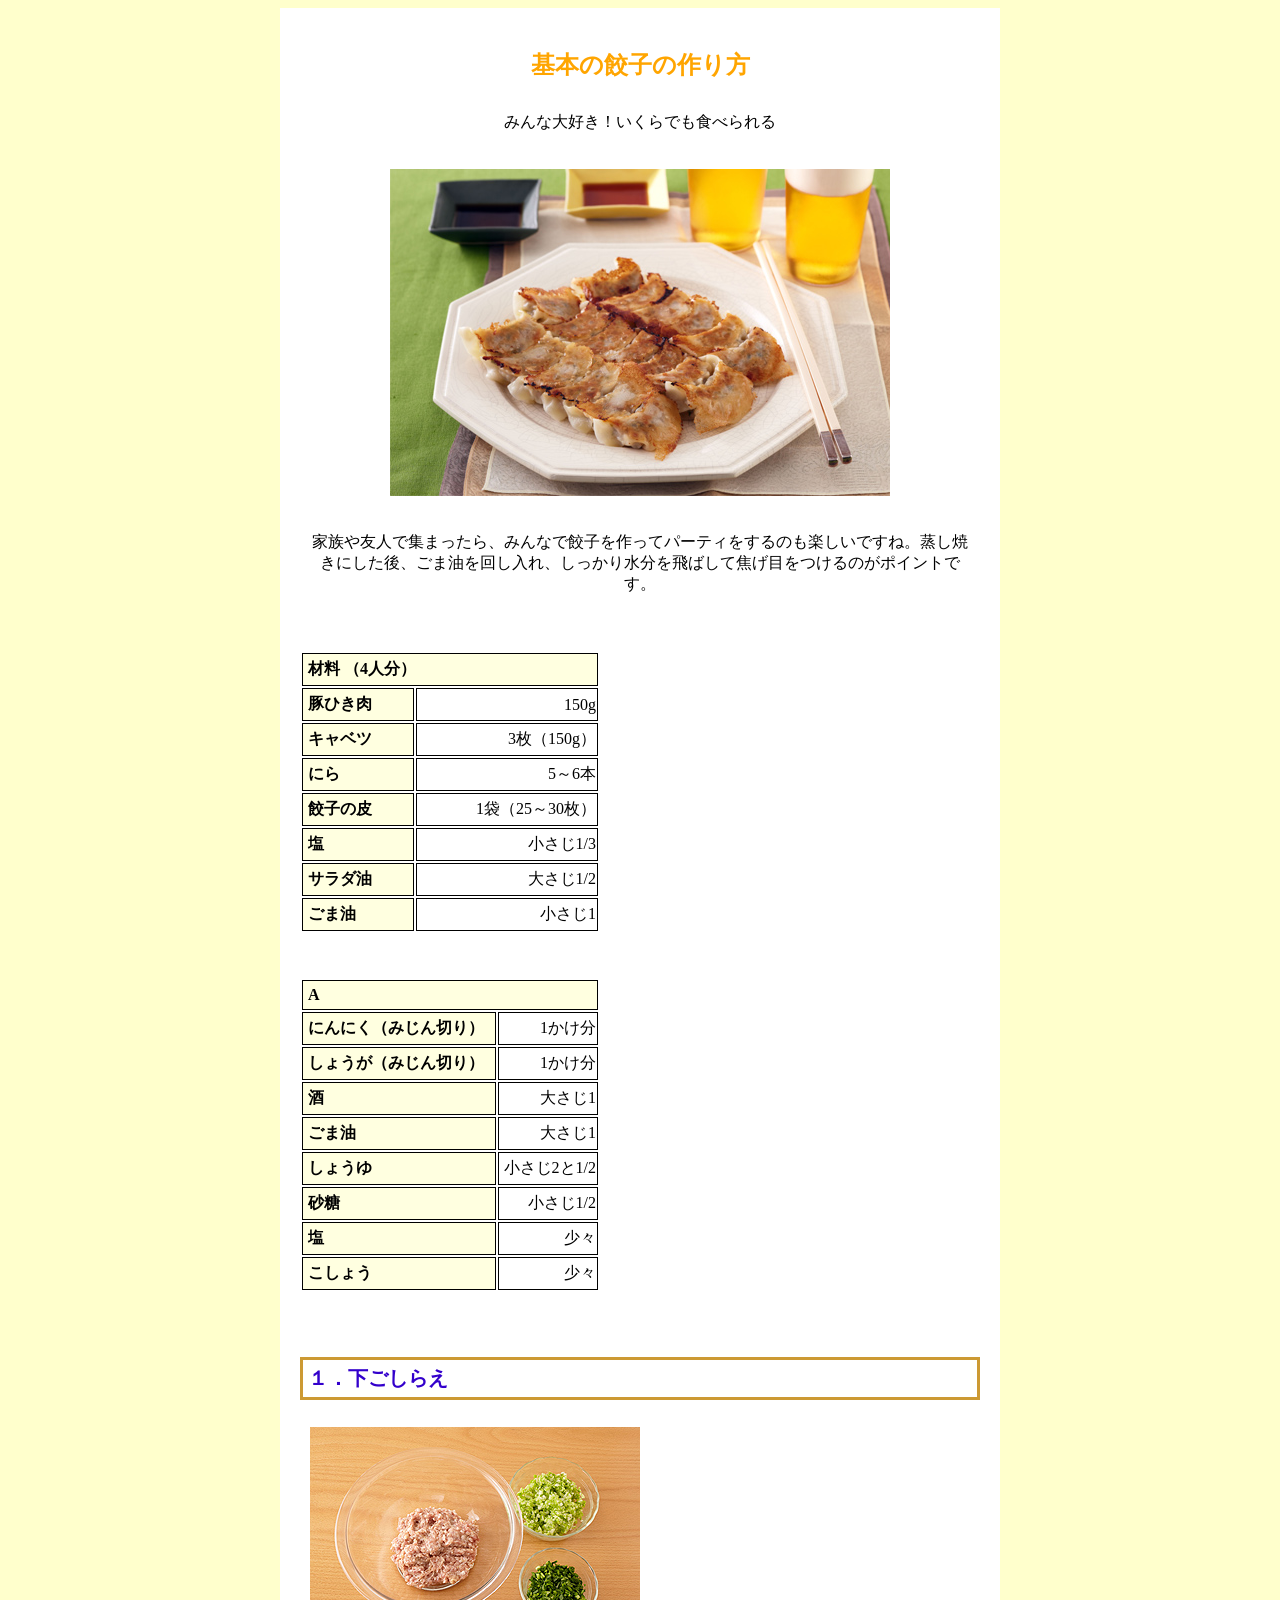
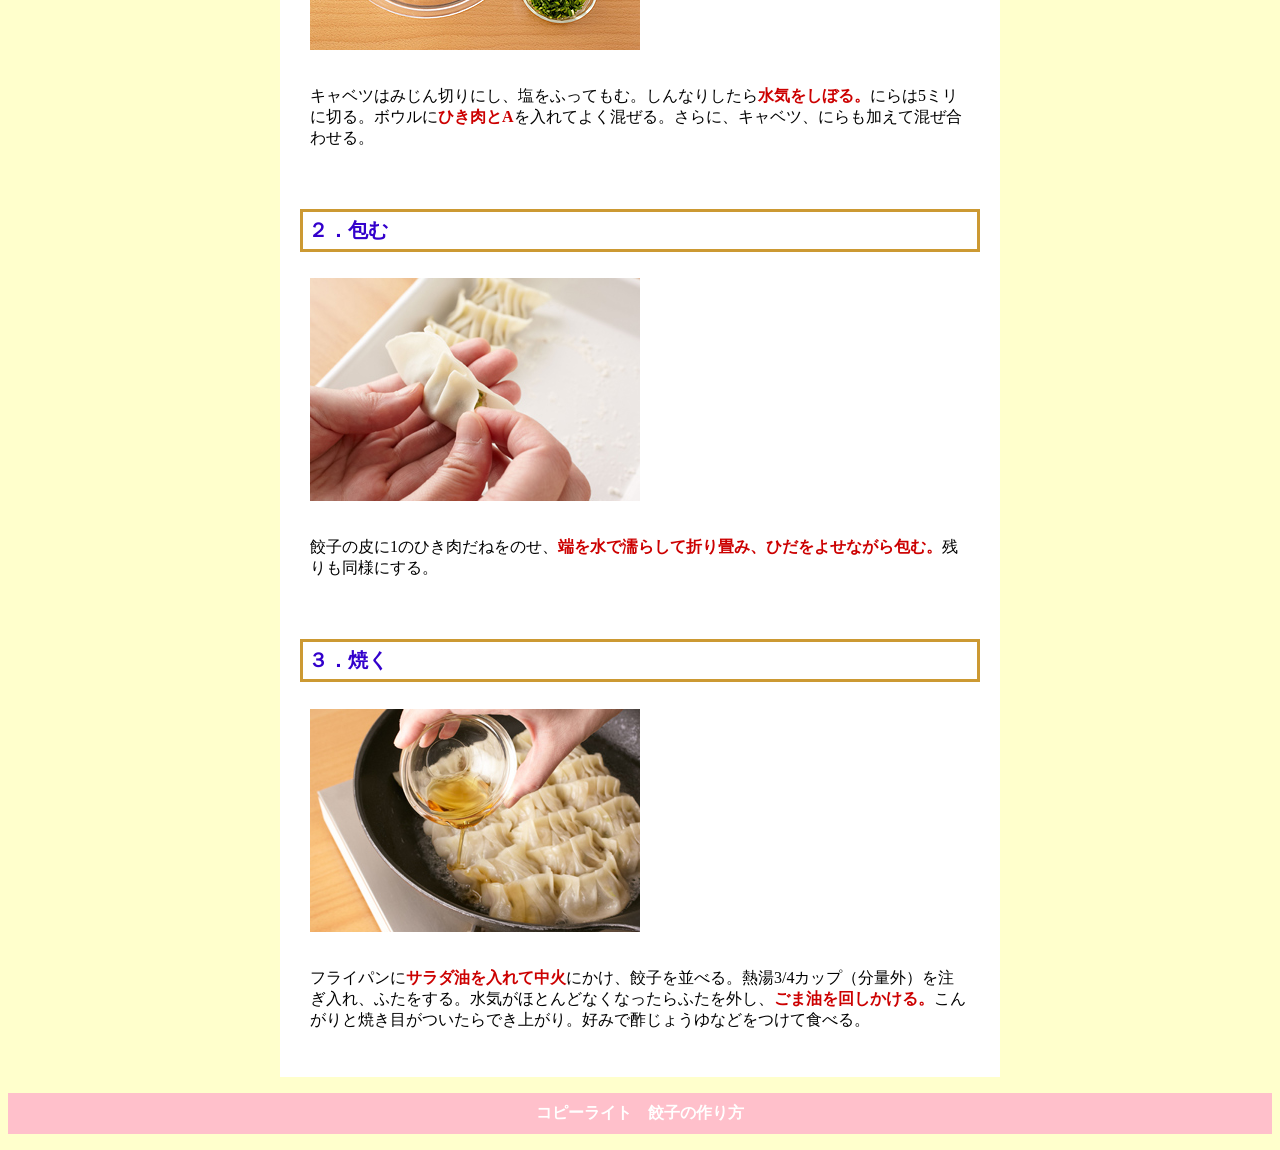
<file: works/gyouza/sample/sample.html>
<html>
<head>
<title>餃子の作り方</title>
<link href="style.css" rel="stylesheet" type="text/css" />
</head>

<body>
<div id="wrapper">
  <h1>基本の餃子の作り方</h1>
<div class="top">
  <p>みんな大好き！いくらでも食べられる</p>
  <p><img src="img/top.jpg" alt="トップ画像" /></p>
  <p>家族や友人で集まったら、みんなで餃子を作ってパーティをするのも楽しいですね。蒸し焼きにした後、ごま油を回し入れ、しっかり水分を飛ばして焦げ目をつけるのがポイントです。</p>
</div><!--.top-->
  <table>
    <tr>
      <th colspan="2">材料 （4人分）</th>
    </tr>
    <tr>
      <th>豚ひき肉</th>
      <td>150g</td>
    </tr>
    <tr>
      <th>キャベツ</th>
      <td>3枚（150g）</td>
    </tr>
    <tr>
      <th>にら</th>
      <td>5～6本</td>
    </tr>
    <tr>
      <th>餃子の皮</th>
      <td>1袋（25～30枚）</td>
    </tr>
    <tr>
      <th>塩</th>
      <td>小さじ1/3</td>
    </tr>
    <tr>
      <th>サラダ油</th>
      <td>大さじ1/2</td>
    </tr>
    <tr>
      <th>ごま油</th>
      <td>小さじ1</td>
    </tr>
  </table>
  
  <table>
    <tr>
      <th colspan="2">A</th>
    </tr>
    <tr>
      <th>にんにく（みじん切り）</th>
      <td>1かけ分</td>
    </tr>
    <tr>
      <th>しょうが（みじん切り）</th>
      <td>1かけ分</td>
    </tr>
    <tr>
      <th>酒</th>
      <td>大さじ1</td>
    </tr>
    <tr>
      <th>ごま油</th>
      <td>大さじ1</td>
    </tr>
    <tr>
      <th>しょうゆ</th>
      <td>小さじ2と1/2</td>
    </tr>
    <tr>
      <th>砂糖</th>
      <td>小さじ1/2</td>
    </tr>
    <tr>
      <th>塩</th>
      <td>少々</td>
    </tr>
    <tr>
      <th>こしょう</th>
      <td>少々</td>
    </tr>
  </table>
  
  <h2>１．下ごしらえ</h2>
  <p><img src="img/01.jpg" alt="下ごしらえ" /></p>
  <p>キャベツはみじん切りにし、塩をふってもむ。しんなりしたら<span class="point">水気をしぼる。</span>にらは5ミリに切る。ボウルに<span class="point">ひき肉とA</span>を入れてよく混ぜる。さらに、キャベツ、にらも加えて混ぜ合わせる。</p>
  
  <h2>２．包む</h2>
  <p><img src="img/02.jpg" alt="包む" /></p>
  <p>餃子の皮に1のひき肉だねをのせ、<span class="point">端を水で濡らして折り畳み、ひだをよせながら包む。</span>残りも同様にする。</p>
  
  <h2>３．焼く</h2>
  <p><img src="img/03.jpg" alt="焼く" /></p>
  <p>フライパンに<span class="point">サラダ油を入れて中火</span>にかけ、餃子を並べる。熱湯3/4カップ（分量外）を注ぎ入れ、ふたをする。水気がほとんどなくなったらふたを外し、<span class="point">ごま油を回しかける。</span>こんがりと焼き目がついたらでき上がり。好みで酢じょうゆなどをつけて食べる。</p>
</div><!--#wrapper-->
<p id="footer">コピーライト　餃子の作り方</p>
</body>
</html>
</file>
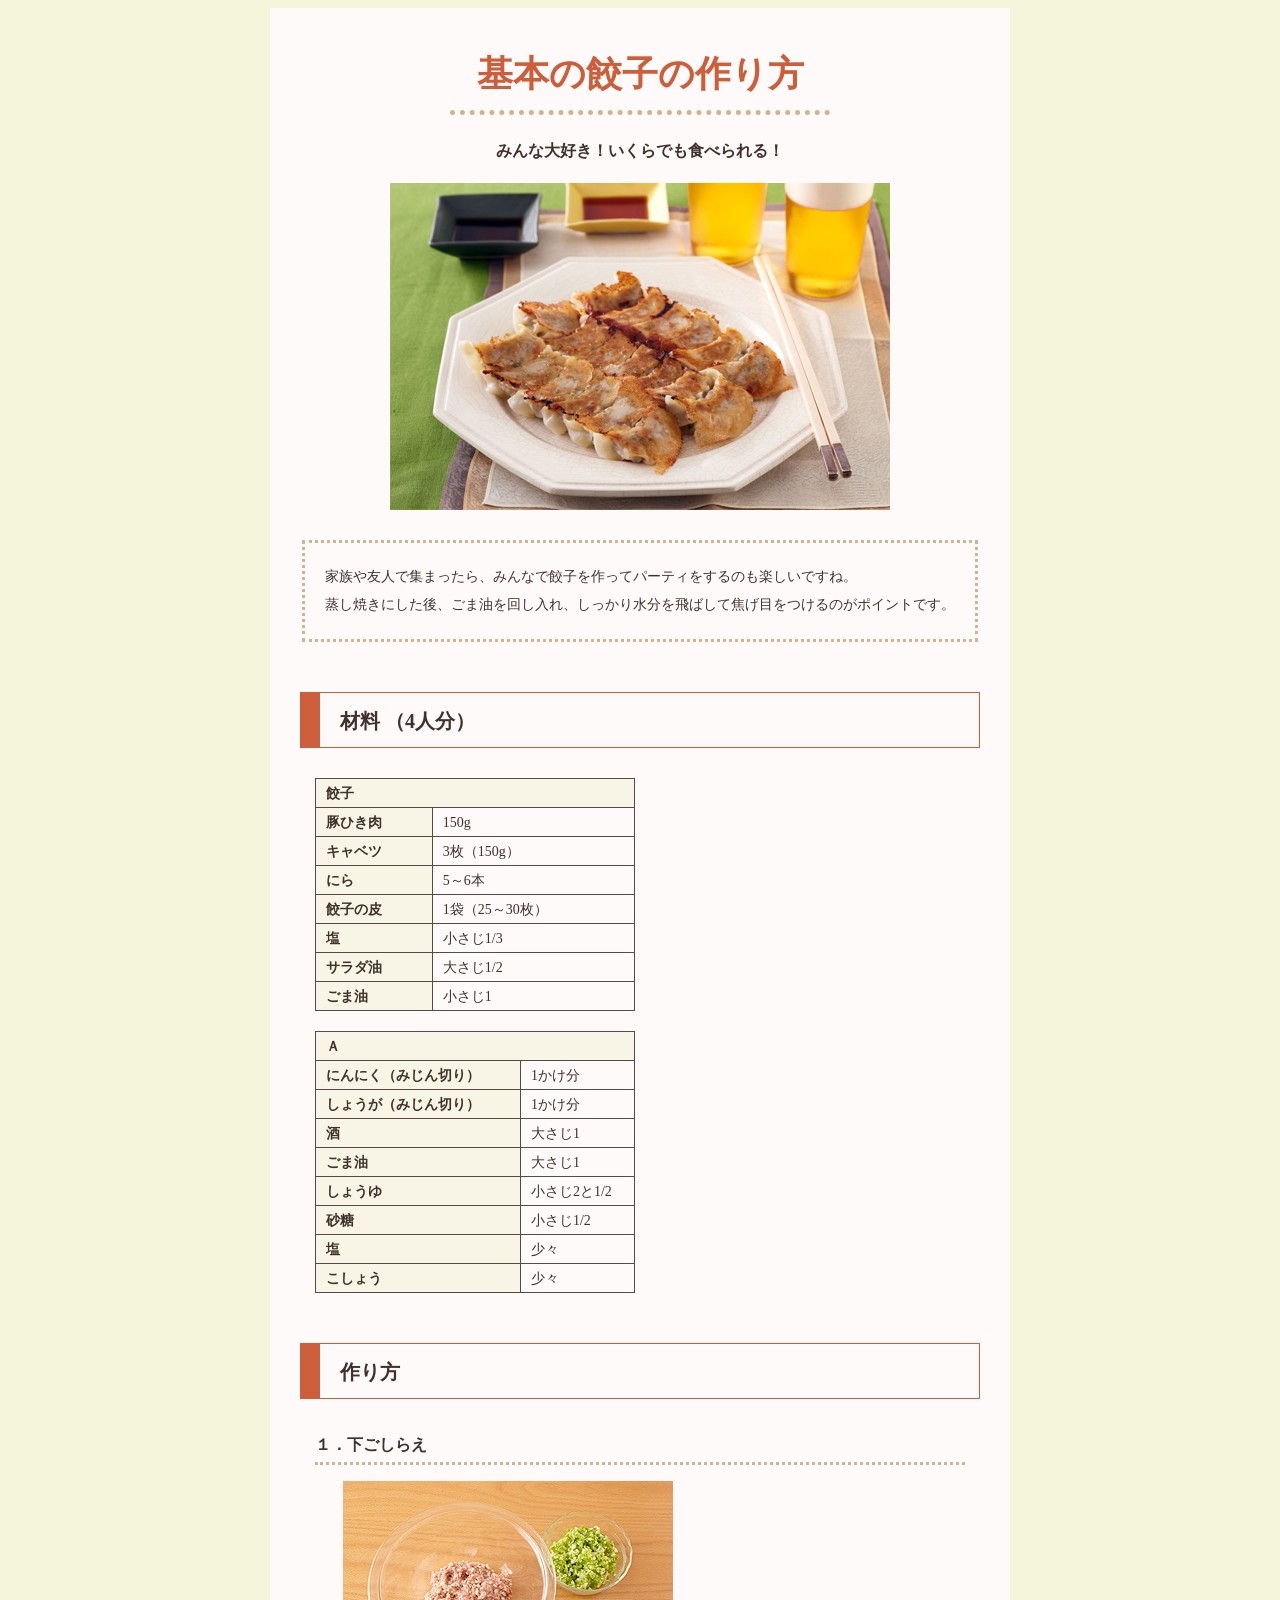
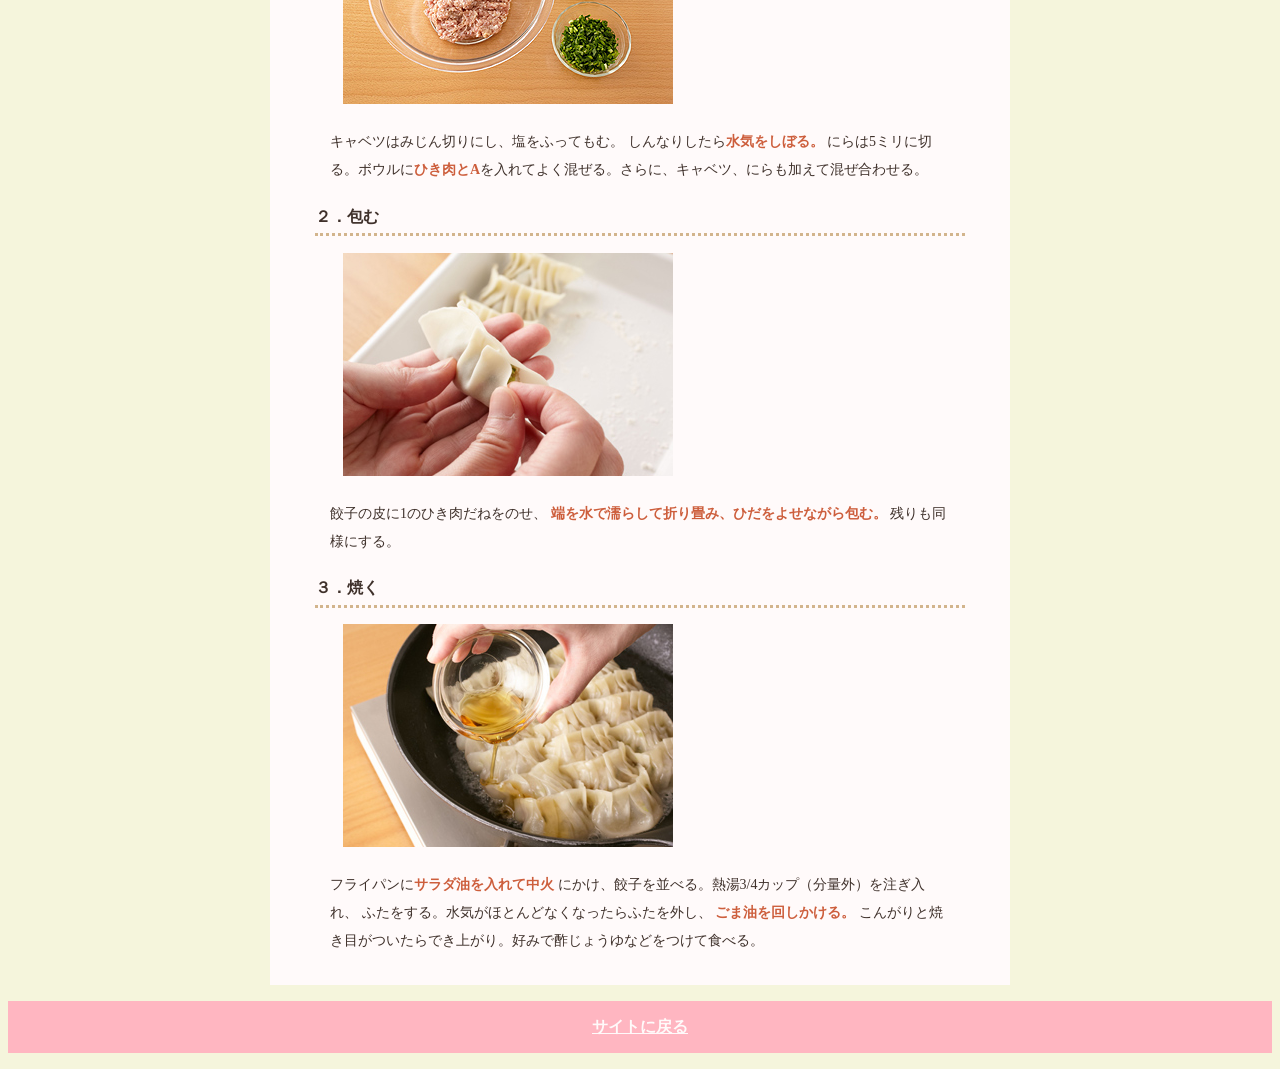
<file: works/gyouza/try/sample.html>
<html>
	<head>
		<title>餃子の作り方</title>
		<link rel="stylesheet" type="text/css" href="style.css" />
	</head>

	<body>
		<div id="wrap">
			<h1>基本の餃子の作り方</h1>
			<p id="header">みんな大好き！いくらでも食べられる！</p>

			<p id="pic"><img src="img/top.jpg" alt="餃子" /></p>
			<p id="text">
				家族や友人で集まったら、みんなで餃子を作ってパーティをするのも楽しいですね。<br />
				蒸し焼きにした後、ごま油を回し入れ、しっかり水分を飛ばして焦げ目をつけるのがポイントです。
			</p>

			<h2>材料 （4人分）</h2>
			<div class="contents">
				<table>
					<tr>
						<th colspan="2" class="midashi">餃子</th>
					</tr>

					<tr>
						<th>豚ひき肉</th>
						<td>150g</td>
					</tr>

					<tr>
						<th>キャベツ</th>
						<td>3枚（150g）</td>
					</tr>

					<tr>
						<th>にら</th>
						<td>5～6本</td>
					</tr>

					<tr>
						<th>餃子の皮</th>
						<td>1袋（25～30枚）</td>
					</tr>

					<tr>
						<th>塩</th>
						<td>小さじ1/3</td>
					</tr>

					<tr>
						<th>サラダ油</th>
						<td>大さじ1/2</td>
					</tr>

					<tr>
						<th>ごま油</th>
						<td>小さじ1</td>
					</tr>
				</table>

				<table>
					<tr>
						<th colspan="2" class="midashi">Ａ</th>
					</tr>

					<tr>
						<th>にんにく（みじん切り）</th>
						<td>1かけ分</td>
					</tr>

					<tr>
						<th>しょうが（みじん切り）</th>
						<td>1かけ分</td>
					</tr>

					<tr>
						<th>酒</th>
						<td>大さじ1</td>
					</tr>

					<tr>
						<th>ごま油</th>
						<td>大さじ1</td>
					</tr>

					<tr>
						<th>しょうゆ</th>
						<td>小さじ2と1/2</td>
					</tr>

					<tr>
						<th>砂糖</th>
						<td>小さじ1/2</td>
					</tr>

					<tr>
						<th>塩</th>
						<td>少々</td>
					</tr>

					<tr>
						<th>こしょう</th>
						<td>少々</td>
					</tr>
				</table>
			</div>
			<!--.contents-->

			<h2>作り方</h2>

			<div class="contents">
				<h3>１．下ごしらえ</h3>
				<p>　　<img src="img/01.jpg" alt="01" /></p>
				<p class="make">
					キャベツはみじん切りにし、塩をふってもむ。 しんなりしたら<span
						class="point"
						>水気をしぼる。</span
					>
					にらは5ミリに切る。ボウルに<span class="point">ひき肉とA</span
					>を入れてよく混ぜる。さらに、キャベツ、にらも加えて混ぜ合わせる。
				</p>

				<h3>２．包む</h3>
				<p>　　<img src="img/02.jpg" alt="02" /></p>
				<p class="make">
					餃子の皮に1のひき肉だねをのせ、
					<span class="point"
						>端を水で濡らして折り畳み、ひだをよせながら包む。</span
					>
					残りも同様にする。
				</p>

				<h3>３．焼く</h3>
				<p>　　<img src="img/03.jpg" alt="03" /></p>
				<p class="make">
					フライパンに<span class="point">サラダ油を入れて中火</span>
					にかけ、餃子を並べる。熱湯3/4カップ（分量外）を注ぎ入れ、
					ふたをする。水気がほとんどなくなったらふたを外し、
					<span class="point">ごま油を回しかける。</span>
					こんがりと焼き目がついたらでき上がり。好みで酢じょうゆなどをつけて食べる。
				</p>
			</div>
			<!--.contents-->
		</div>
		<!--#wrap-->

		<p id="footer"><a href="../../../index.html">サイトに戻る</a></p>
	</body>
</html>
</file>
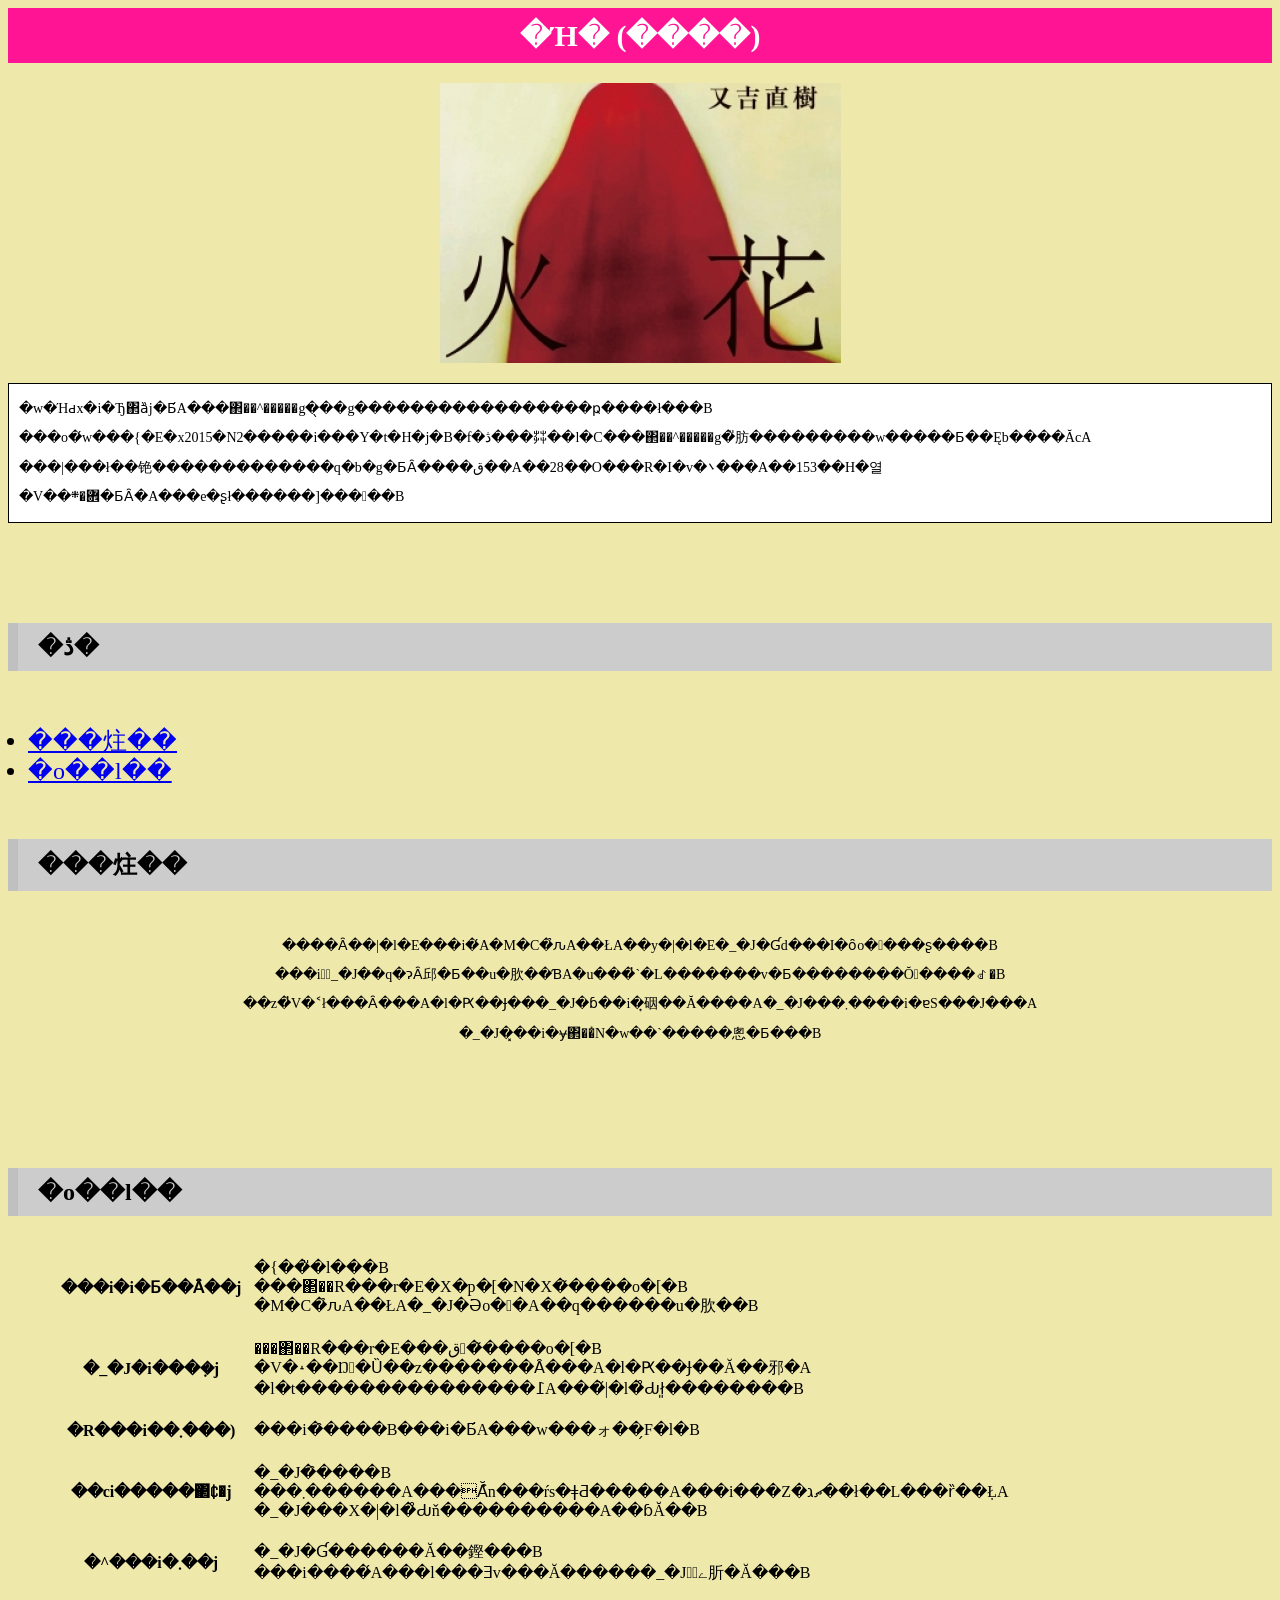
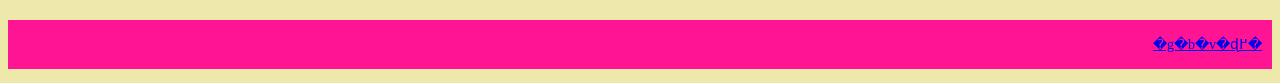
<file: works/hibana/sample/hibana.html>
<html>

<head>
<title>�Ή�</title>
<link href="style.css" rel="stylesheet" type="text/css" />
</head>
<body>
	<h1 id="top">�Ή� (����)</h1>
	<p class="gazo"><img src="img/hibana.jpg" alt="�Ήԃg�b�v�摜" /></p>

	<p class="comment1">
	�w�Ήԁx�i�Ђ΂ȁj�Ƃ́A���΂��^�����g�̖��g���������������̒��ҏ����ł���B<br />
	���o�́w���{�E�x2015�N2�����i���Y�t�H�j�B�f�ڎ���茻��l�C���΂��^�����g�̎肪���������w�����Ƃ��Ęb����ĂсA<br />
	���|���ł��铯�������������q�b�g�ƂȂ����ق��A��28��O���R�I�v�܌���A��153��H�열�V��܎�܍�ƂȂ�A���e�ʂł������]���𓾂��B</p>

	<h2>�ڎ�</h2>
	<ul>
		<li><a href="#arasuji">���炷��</a></li>
		<li><a href="#jinbutsu">�o��l��</a></li>
	</ul>
		<h2 id="arasuji">���炷��</h2>
		<p class="comment2">
		����Ȃ��|�l�E���i�́A�M�C�̉ԉΑ��ŁA��y�|�l�E�_�J�Ɠd���I�ȏo����ʂ����B<br />
		���i�͐_�J�̒�q�ɂȂ邱�Ƃ��u�肷��ƁA�u���̓`�L�������v�Ƃ��������Ŏ󂯓����ꂽ�B<br />
		��z�̓V�˂ł���Ȃ���A�l�Ԗ��Ɉ���_�J�ɓ��i�͎䂩��Ă����A�_�J���܂����i�ɐS���J���A<br />
		�_�J�͓��i�ɏ΂��̓N�w��`�����悤�Ƃ���B</p>
		<h2 id="jinbutsu">�o��l��</h2>
		<table>
			<tr>
				<th>���i�i�Ƃ��Ȃ��j</th>
				<td>�{��̎�l���B<br />
				���΂��R���r�E�X�p�[�N�X�̃����o�[�B<br />
				�M�C�̉ԉΑ��ŁA�_�J�Əo��A��q������u�肷��B</td>
			</tr>
			<tr>
				<th>�_�J�i���݂�j</th>
				<td>���΂��R���r�E���ق񂾂�̃����o�[�B<br />
				�V�˔��Ŋ�Ȕ��z�������Ȃ���A�l�Ԗ��Ɉ��Ă��邪�A<br />
				�l�t���������������߁A���̌|�l�̊Ԃł͈��������B</td>
			</tr>
			<tr>
				<th>�R���i��܂���)</th>
				<td>���i�̑����B���i�Ƃ́A���w���ォ��̗F�l�B</td>
			</tr>
			<tr>
				<th>��сi�����΂₵�j</th>
				<td>�_�J�̑����B<br />
				���܂������A���Ă͒n���ŕs�ǂƋ�����A���i���Z�ޗג��ł��L���ȑ��݂ŁA<br />
				�_�J���X�|�l�̊Ԃň����������A��ɓĂ��B</td>
			</tr>
			<tr>
				<th>�^���i�܂��j</th>
				<td>�_�J�Ɠ������Ă��鏗���B<br />
				���i����́A���l���Ǝv���Ă������_�J�͔ے肵�Ă���B</td>
			</tr>
		</table>
	<p id="footer"><a href="#top">�g�b�v�ɖ߂�</a></p>
</body>
</html>
</file>
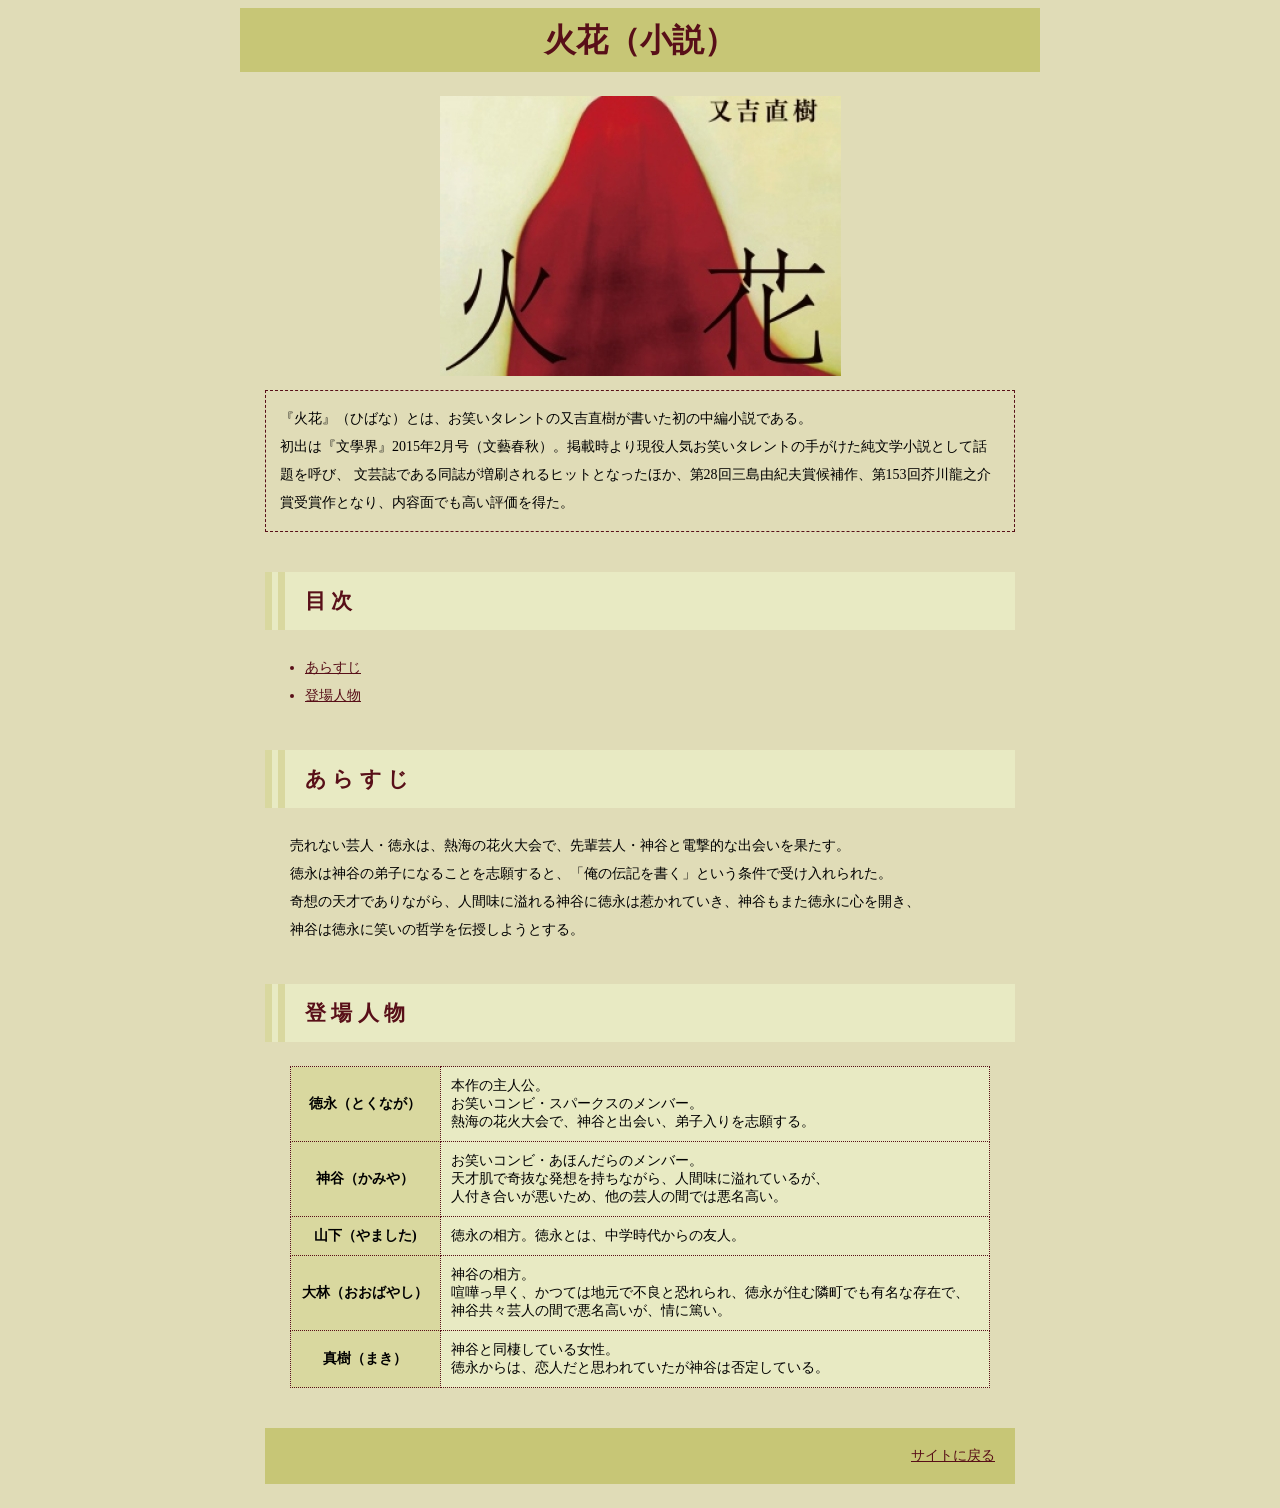
<file: works/hibana/try/hibana.html>
<html>
	<head>
		<title>火花</title>
		<link rel="stylesheet" type="text/css" href="style.css" />
	</head>

	<body>
		<div id="contents">
			<h1 id="pagetop">火花（小説）</h1>
			<p id="cover"><img src="img/hibana.jpg" alt="火花の表紙" /></p>
			<div id="body_section">
				<p id="info">
					『火花』（ひばな）とは、お笑いタレントの又吉直樹が書いた初の中編小説である。<br />
					初出は『文學界』2015年2月号（文藝春秋）。掲載時より現役人気お笑いタレントの手がけた純文学小説として話題を呼び、
					文芸誌である同誌が増刷されるヒットとなったほか、第28回三島由紀夫賞候補作、第153回芥川龍之介賞受賞作となり、内容面でも高い評価を得た。
				</p>

				<h2>目 次</h2>
				<ul>
					<li><a href="#arasuji">あらすじ</a></li>
					<li><a href="#people">登場人物</a></li>
				</ul>

				<h2 id="arasuji">あ ら す じ</h2>

				<p class="text">
					売れない芸人・徳永は、熱海の花火大会で、先輩芸人・神谷と電撃的な出会いを果たす。<br />
					徳永は神谷の弟子になることを志願すると、「俺の伝記を書く」という条件で受け入れられた。<br />
					奇想の天才でありながら、人間味に溢れる神谷に徳永は惹かれていき、神谷もまた徳永に心を開き、<br />
					神谷は徳永に笑いの哲学を伝授しようとする。
				</p>

				<h2 id="people">登 場 人 物</h2>

				<table class="text">
					<tr>
						<th>徳永（とくなが）</th>
						<td>
							本作の主人公。<br />
							お笑いコンビ・スパークスのメンバー。<br />
							熱海の花火大会で、神谷と出会い、弟子入りを志願する。
						</td>
					</tr>

					<tr>
						<th>神谷（かみや）</th>
						<td>
							お笑いコンビ・あほんだらのメンバー。<br />
							天才肌で奇抜な発想を持ちながら、人間味に溢れているが、<br />
							人付き合いが悪いため、他の芸人の間では悪名高い。
						</td>
					</tr>

					<tr>
						<th>山下（やました)</th>
						<td>徳永の相方。徳永とは、中学時代からの友人。</td>
					</tr>

					<tr>
						<th>大林（おおばやし）</th>
						<td>
							神谷の相方。<br />
							喧嘩っ早く、かつては地元で不良と恐れられ、徳永が住む隣町でも有名な存在で、<br />
							神谷共々芸人の間で悪名高いが、情に篤い。
						</td>
					</tr>

					<tr>
						<th>真樹（まき）</th>
						<td>
							神谷と同棲している女性。<br />
							徳永からは、恋人だと思われていたが神谷は否定している。
						</td>
					</tr>
				</table>

				<p id="footer"><a href="../../../index.html">サイトに戻る</a></p>
			</div>
			<!--#body_section-->
		</div>
		<!--#contents-->
	</body>
</html>
</file>
<file: style.css>
﻿* {
	padding: 0;
	margin: 0;
	box-sizing: border-box;
}

img {
	vertical-align: bottom;
}

body {
	line-height: 2;
	color: #3f312b;
	letter-spacing: 0.12rem;
}

h1, h2, h3 {
	font-size: 100%;
}

h2 {
	padding: 20px 0 30px 60px;
	font-size: 20px;
}

h3 {
	padding: 20px 0 15px 0;
}

.header {
	/* position: relative;
	background-image: url(img/top.png);
	background-repeat: no-repeat;
	background-size: cover;
	background-position: center; */
	/* height: 100vh; */
	width: 100vw;
	position: fixed;
	.inner {
		max-width: 100%;
		margin: 0 auto;
		display: flex;
		padding: 0 50px;
		justify-content: flex-end;
		align-items: center;
	}
}

/* .header h1 {
	position: absolute;
	margin: 0;
} */

.menu {
	display: flex;
	text-align: right;
	justify-content: flex-end;
}

.menu ul {
	display: flex;
	gap: 40px;
}

.menu li {
	list-style: none;
}

.hero {
	background-image: url(img/top.png);
	background-size: cover;
	background-position: center;
	height: 100vh;
	width: 100vw;
	background-repeat: no-repeat;
}

.wrapper {
	width: 1100px;
	margin: 0 auto;

	/* padding-top: 20px; */
}

.works {
	margin: 0 auto;
	padding: 50px;
	padding-top: 0;
	text-align: center;
	display: grid;
	grid-template-columns: repeat(2, 1fr); /* 2列 */
	gap: 80px; /* 余白が欲しければ */
	width: max-content;		/* ★中身の幅だけに縮む */
	margin: 0 auto;
}

.tag_group {
	display: flex;
	justify-content: center;
	align-items: center;
	gap: 2rem;
}

.tag {
	border: 1px solid #ffd700;
	padding: 2px 5px; /* 文字と枠の間の余白 */
	border-radius: 15px; /* 角を丸くする */
	display: inline-block; /* テキストの幅に合わせて枠を作る */
	margin: 5px;
}

.work_item {
	width: 350px;
	float: left;
}

.w_img {
	overflow: hidden;		/* はみ出し防止（重要） */
}

.w_img img {
	transition: transform 0.4s ease;	/* アニメーション */
}

.w_img img:hover {
	transform: scale(1.1);	/* ← ここで拡大 */
}

.w_info {
	padding-top: 10px;
}

.bio-contents {
	width: 900px;
	margin: 0 auto;

}

.bio-contents img {
	float: left;
	padding: 20px;
}

.bio-contents h3 {
	padding: 30px 0 20px 0;
}

.text {
	width: 700px;
	float: left;
}

.contact {
	background-color: #fcf9f7;
	height: 300px;
}

.footer {
	display: flex;
	align-items: center;
}

.footer_menu {
	flex: 1;
	padding-left: 50px;
}

.footer_menu ul {
	display: flex;
	gap: 40px;
}

.footer_menu li {
	list-style: none;
}

.footer_menu p {
	margin-right: 20px;
}

#credit {
	flex: 1;
	text-align: center;
	margin: 0;
}

.footer_spacer {
	flex: 1;
}

.clr {
	clear: both;
}

body,a,button {
	cursor: none;
}

.cursor {
	position: fixed;
	width: 12px;
	height: 12px;
	background: rgba(120, 120, 120, 0.6);
	border-radius: 50%;
	transform: translate(-50%, -50%);
	transform-origin: center center;
	pointer-events: none;
	z-index: 999999;
	transition: transform 0.7s ease, background 0.7s ease;
	/* left 0.25s ease,
		top 0.25s ease; */
}

.cursor.hover {
	transform: translate(-50%, -50%) scale(5);

	background: rgba(255, 255, 122, 0.3);
}
</file>
<file: works/miyage/sample/common.css>
body{
font-size:12px;
line-height:1.8;
}
h1{
font-size:20px;
}
h2{
font-size:16px;
}
h3{
font-size:16px;
}
</file>
<file: works/miyage/try/common.css>
﻿body {
	font-size: 12px;
	line-height: 2.5;
	color: #241a08;
}

#wrap {
	width: 830px;
	margin: 0 auto;
}

#info {
	width: 720px;
	margin: 10px auto;
	padding-top:20px;
}

h2 {
	border-bottom: 5px dotted #f8e58c;
	line-height: 2;
	padding-top: 20px;
	padding-left:15px;
	margin-bottom: 30px;
}

p a,ul a {
	color: #241a08;
}

#rank_top ul {
	color: #efdd3f;
}

.contents {
	display: flex;
	margin-bottom:30px;
}

.contents p {
	padding-left:30px;
	padding-right:30px;
}

hr {
	border: none;
	border-top: 1px dashed gray;
}

.kugiri {
	border-top: 1px solid gray;
}

#footer {
	text-align: right;
	padding-right: 30px;
	padding-bottom: 20px;
}

#footer a {
	color: #f7c114;
}
</file>
<file: works/beaf/sample/style.css>
﻿



































body {
	font-size: 14px;
	line-height: 1.5;
}
h1 {
	color: #FFF;
	background-color: #69F;
	font-size: 24px;
}



h2 {
	border: 2px solid #FC0;
	color: #FC0;
}
h3 {
	font-size: 16px;
	color: #F9C;
	border-bottom: 1px solid #F9C;
}
</file>
<file: works/beaf/try/style.css>
﻿body {
	line-height: 1.8;
	font-size: 14px;
}

h1 {
	background-color:#b22222;
	color:#fff;
}

.subtitle {
	font-weight:bold;
	font-size: 18px;
}

h2 {
	border: 1px solid #b22222;
	border-left: 20px solid #b22222;
	padding: 10px;
	padding-left:20px;
}

h3 {
	border-bottom: 1px solid #b22222;
}

.material li {
	padding-top: 0;
}

h3 {
	margin-bottom: 0;
}

h4 {
	background-color: #b22222;
	padding: 5px;
	color: #fff;
}
</file>
<file: works/gyouza/sample/style.css>
@charset "utf-8";
body {
	background-color: #FFC;
}

h1{
	font-size: 24px;
	color: orange;
	text-align:center;
	padding-top:5px;
	padding-bottom:5px;	
}
p{
	padding:10px;
}
#wrapper {
	width: 680px;
	background-color: #FFF;
	padding: 20px;
	margin: 0 auto;
}
.top {
	text-align:center;
}
h2 {
	padding: 5px;
	margin-top: 50px;
	font-size: 20px;
	color: #30C;
	border: 3px solid #C93;
}
table {
	width: 300px;
	padding-top: 30px;
	padding-bottom: 15px;
}
th {
	background-color:lightyellow;
	border:1px solid black;
	text-align: left;
	padding: 5px;
}
td {
	text-align: right;
	border:1px solid black;
}

.point {
	font-weight: bold;
	color: #C00;
}
#footer{
	color:white;
	font-weight:bold;
	background-color:pink;
	text-align:center;
	padding-top:10px;
	padding-bottom:10px;
}
</file>
<file: works/gyouza/try/style.css>
﻿body {
	line-height: 2.0;
	background-color: #f5f5dc;
	font-size:14px;
	color: #3f312b;
}

#wrap {
	width:680px;
	margin:0 auto;
	background-color: #fffafa;
	padding:30px;
}

.contents {
	width:650px;
	margin:0 auto;
}

h1 {
	font-size: 36px;
	text-align: center;
	border-bottom:5px dotted #d2b48c;
	width:380px;
	margin: 0 auto;
	margin-bottom: 20px;
	color: #cd5e3c;
}

#header {
	font-size:16px;
	text-align: center;
	font-weight: bold;
}

#pic {
	text-align: center;
}

#text {
	width:630px;
	margin:0 auto;
	margin-top: 30px;
	border: 3px dotted #d2b48c;
	padding: 20px;
}

h2 {
	font-size:20px;
	border:1px solid #cd5e3c;
	border-left: 20px solid #cd5e3c;
	padding: 8px 0 6px 20px;
	margin-top: 50px;
	margin-bottom: 30px;
}

table {
	border-collapse: collapse;
	width: 320px;
	margin-bottom: 20px;
}

th,td {
	border: solid #544a47 1px;
	padding: 6px 0 4px 10px;
	font-size:14px;
}

th {
	text-align: left;
	background-color: #f8f4e6;
}

h3 {
	border-bottom: dotted 3px #d2b48c;
}

.make {
	width: 620px;
	margin: 0 auto;
}

.point {
	color:#cd5e3c;
	font-weight: bold;
}

#footer {
	background-color: #ffb6c1;
	text-align: center;
	padding: 10px 0 10px 0;
	font-weight: bold;
	color: #fffafa;
	font-size: 16px;
}

#footer a {
	color: #fffafa;
}
</file>
<file: works/hibana/sample/style.css>
body{
	background-color:#eee8aa;
}

h1{
	font-size:30px;
	color:#fff;
	background-color:#ff1493;
	text-align:center;
	padding:10px 0 10px 0;
}
p{
	font-size:14px;
	line-height:2.1;
}
.comment1{
	background-color:white;
	border:1px solid #000;
	padding:10px;
	margin-bottom:100px;
}
.comment2{
	padding:20px;
	text-align:center;
	padding-bottom:100px;
}
h2{
	background-color:#ccc;
	padding:10px 0 10px 20px;
	border-left:solid 10px #c0c0c0;
}

ul{
	padding:30px 0 30px 20px;
	font-size:24px;
}
table{
	padding:10px 0 10px 50px;
}
td{
	padding:10px;
}
.gazo{
	text-align:center;
	margin:20px 0;
}

#footer{
	background-color:#ff1493;
	text-align:right;
	padding:10px;
}
</file>
<file: works/hibana/try/style.css>
﻿body {
	font-size: 14px;
	line-height: 2.0;
	background-color: #e0dcb7;
}

#contents {
	width: 800px;
	margin: 0 auto;
}

#body_section {
	width:750px;
	margin: 0 auto;
}

h1 {
	background-color: #c7c676;
	text-align: center;
	color: #580f18;
	font-size: 32px;
	margin-bottom: 24px;
}

#cover {
	text-align: center;
}

#info {
	border:1px dashed #580f18;
	padding:14px;
}

h2 {
	background-color: #e8eac3;
	border-left: double 20px #d9d89f;
	color: #580f18;
	padding:8px 0 8px 20px;
	margin-top: 40px;
	margin-bottom: 24px;
}

ul {
	color: #580f18;
}

ul a {
	color: #580f18;
}

table {
	font-size: 14px;
	border-collapse: collapse;
}

th,td {
	border: 1px dotted #580f18;
	padding: 10px;
}

th {
	background-color: #d9d89f;
}

td {
	background-color: #e8eac3;
}

.text {
	width: 700px;
	margin: 0 auto;
}

#footer {
	background-color: #c7c676;
	color: #580f18;
	padding:14px 20px;
	margin-top: 40px;
	margin-bottom: 24px;
	text-align:right;
}

#footer a {
	color: #580f18;
}
</file>
